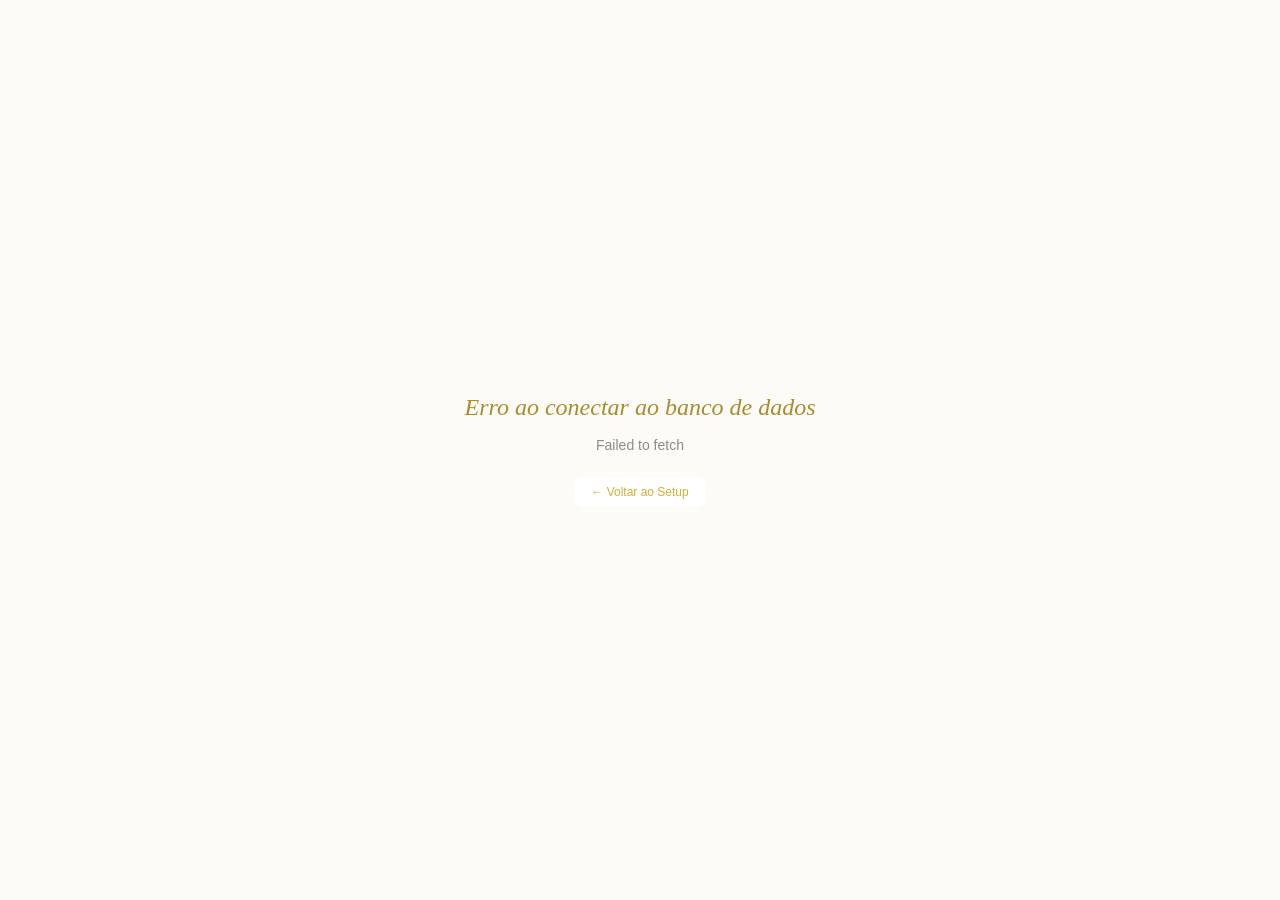
<file: index.html>
<!DOCTYPE html>
<html lang="pt-BR">
<head>
<meta charset="UTF-8">
<meta name="viewport" content="width=device-width, initial-scale=1.0">
<title>Memorial</title>
<link rel="stylesheet" href="style.css">
</head>
<body>

<!-- ══════════════════════════════════════════════
     SETUP SCREEN — aparece apenas na 1ª vez
════════════════════════════════════════════════ -->
<div id="setupScreen">
  <div class="setup-box">
    <div class="setup-logo">✦ Memorial Web ✦</div>
    <h1 class="setup-title">Configure seu <em>Memorial</em></h1>
    <p class="setup-sub">Siga os passos abaixo para conectar o banco de dados gratuito.<br>Feito uma vez só — depois é só usar!</p>

    <div class="setup-step">
      <div class="setup-step-num">1</div>
      <div class="setup-step-content">
        <h4>Crie uma conta gratuita no Supabase</h4>
        <p>Acesse <a href="https://supabase.com" target="_blank">supabase.com</a> → clique em <strong>Start for free</strong> → crie sua conta com Google ou e-mail.</p>
      </div>
    </div>

    <div class="setup-step">
      <div class="setup-step-num">2</div>
      <div class="setup-step-content">
        <h4>Crie um novo projeto</h4>
        <p>Clique em <strong>New Project</strong> → escolha um nome (ex: <code>memorial</code>) → defina uma senha forte → selecione a região <strong>South America (São Paulo)</strong> → clique em <strong>Create new project</strong>.</p>
      </div>
    </div>

    <div class="setup-step">
      <div class="setup-step-num">3</div>
      <div class="setup-step-content">
        <h4>Crie o banco de dados com um clique</h4>
        <p>No menu lateral, acesse <strong>SQL Editor</strong> → clique em <strong>New query</strong> → cole e execute este código:</p>
        <div style="margin-top:12px; display:flex; gap:12px; align-items:center;">
          <button onclick="copySQL()" class="btn-save" style="padding:10px 20px; margin:0;">📋 Copiar SQL</button>
          <button onclick="openSQLModal()" class="btn-cancel" style="padding:10px 20px; margin:0;">👁 Ver SQL</button>
          <span id="sqlCopied" style="font-size:12px;color:var(--sage);display:none;font-weight:500;">✓ Copiado!</span>
        </div>
      </div>
    </div>

    <div class="setup-step">
      <div class="setup-step-num">4</div>
      <div class="setup-step-content">
        <h4>Ative o Storage (para fotos e vídeos)</h4>
        <p>No menu lateral, vá em <strong>Storage</strong> → clique em <strong>New bucket</strong> → nome: <code>memorial-media</code> → marque <strong>Public bucket</strong> → <strong>Save</strong>.</p>
      </div>
    </div>

    <div class="setup-step">
      <div class="setup-step-num">5</div>
      <div class="setup-step-content">
        <h4>Copie suas credenciais</h4>
        <p>Vá em <strong>Project Settings → API</strong> → copie a <strong>Project URL</strong> e a chave <strong>anon public</strong> e cole abaixo.</p>
      </div>
    </div>

    <div class="setup-divider">Suas credenciais</div>

    <div class="form-group">
      <label class="form-label">Project URL</label>
      <input type="text" class="form-input" id="sbUrl" placeholder="https://xxxxxxxxxxx.supabase.co">
    </div>
    <div class="form-group">
      <label class="form-label">Anon Public Key</label>
      <input type="text" class="form-input" id="sbKey" placeholder="eyJhbGciOiJIUzI1NiIsInR5cCI6IkpXVCJ9...">
    </div>

    <div class="setup-divider">Dados do memorial</div>

    <div class="form-group">
      <label class="form-label">Nome da pessoa amada</label>
      <input type="text" class="form-input" id="setupName" placeholder="Nome completo">
    </div>
    <div class="form-group">
      <label class="form-label">Datas (nascimento — falecimento)</label>
      <input type="text" class="form-input" id="setupDates" placeholder="01/01/1950 – 25/12/2024">
    </div>
    <div class="form-group">
      <label class="form-label">Frase especial</label>
      <textarea class="form-textarea" id="setupQuote" placeholder="Uma frase, verso ou pensamento..."></textarea>
    </div>
    <div class="form-group">
      <label class="form-label">Senha de administrador</label>
      <input type="password" class="form-input" id="setupPass" placeholder="Para proteger as edições">
    </div>

    <button class="btn-full" id="setupBtn" onclick="setupMemorial()">✦ Criar Memorial</button>
    <p style="text-align:center;font-size:13px;color:var(--text-soft);margin-top:24px;line-height:1.6">
      Já configurou antes? <a href="#" onclick="skipSetup()" style="color:var(--gold);font-weight:500;">Entrar diretamente →</a>
    </p>
  </div>
</div>

<!-- ══════════════════════════════════════════════
     LOADING
════════════════════════════════════════════════ -->
<div id="loadingScreen" style="display:none">
  <div class="loader-ring"></div>
  <div class="loader-text">Carregando memórias...</div>
</div>

<!-- ══════════════════════════════════════════════
     MEMORIAL (conteúdo principal)
════════════════════════════════════════════════ -->
<div id="memorialApp" style="display:none">

  <!-- Admin Bar -->
  <div id="adminBar">
    <span>✦ Modo Admin</span>
    <div class="admin-actions">
      <button class="btn-save" style="padding:8px 16px; font-size:11px;" onclick="openHeroEdit()">Editar Info</button>
      <button class="btn-cancel" style="padding:8px 16px; font-size:11px;" onclick="logoutAdmin()">Sair</button>
    </div>
  </div>

  <!-- Ambient Music Control -->
  <div class="music-control-wrapper" id="musicControlWrapper" style="display: none;">
    <button class="music-control" id="musicControl" onclick="toggleMusic()">
      <span id="musicIcon">🎵</span>
    </button>
    <div class="music-volume-panel" id="musicVolumePanel">
      <input type="range" id="volumeSlider" class="volume-slider" min="0" max="100" value="50" oninput="setVolume(this.value)">
      <span class="volume-label" id="volumeLabel">50%</span>
    </div>
  </div>
  <audio id="ambientMusic" loop></audio>

  <!-- HERO -->
  <section class="hero">
    <div class="hero-ornament">✦ In Memoriam ✦</div>
    <div class="hero-photo-wrap">
      <div class="hero-photo-ring">
        <img id="heroImg" class="hero-photo" style="display:none" alt="Foto">
        <div id="heroPlaceholder" class="hero-photo-placeholder" onclick="if(isAdmin)document.getElementById('heroFileInput').click()">
          <svg viewBox="0 0 24 24" fill="none" stroke="currentColor" stroke-width="1.5"><path d="M20 21v-2a4 4 0 0 0-4-4H8a4 4 0 0 0-4 4v2"/><circle cx="12" cy="7" r="4"/></svg>
          <span id="heroPlaceholderText">Foto</span>
        </div>
      </div>
      <input type="file" id="heroFileInput" accept="image/*" style="display:none" onchange="uploadHeroPhoto(this)">
    </div>
    <h1 class="hero-name"><em id="heroName">—</em></h1>
    <div class="hero-dates" id="heroDates">—</div>
    <div class="hero-divider"></div>
    <p class="hero-quote" id="heroQuote">—</p>
  </section>

  <!-- BIOGRAPHY SECTION -->
  <section class="section reveal bio-section" id="bioSection" style="display: none;">
    <div class="bio-container">
      <div class="bio-content" id="heroBio"></div>
    </div>
  </section>

  <!-- MEMORIES -->
  <section class="section reveal">
    <div class="section-header">
      <div class="section-label">Galeria</div>
      <h2 class="section-title">Fotos & <em>Vídeos</em></h2>
      <div class="section-line"></div>
    </div>
    <div class="memories-grid" id="memoriesGrid">
      <div class="empty-state" id="memoriesEmpty">
        <svg viewBox="0 0 24 24" fill="none" stroke="currentColor" stroke-width="1.5"><rect x="3" y="3" width="18" height="18" rx="2"/><path d="m21 15-5-5L5 21"/><circle cx="8.5" cy="8.5" r="1.5"/></svg>
        <p>Nenhuma memória ainda.<br>Adicione fotos e vídeos especiais.</p>
      </div>
    </div>
  </section>

  <!-- MESSAGES -->
  <section class="section reveal" style="background:linear-gradient(to bottom,transparent,rgba(252, 244, 217, 0.4),transparent);padding:100px 24px">
    <div class="section-header">
      <div class="section-label">Homenagens</div>
      <h2 class="section-title">Mensagens & <em>Palavras</em></h2>
      <div class="section-line"></div>
    </div>

    <!-- Formulário público de mensagem -->
    <div class="public-msg-form" id="publicMsgForm">
      <div class="public-msg-form-inner">
        <h3 class="public-msg-title">Deixe sua mensagem</h3>
        <p class="public-msg-sub">Palavras de carinho que ficam para sempre</p>
        <div class="public-msg-fields">
          <div class="form-group">
            <label class="form-label">Seu nome</label>
            <input type="text" class="form-input" id="pubMsgAuthor" placeholder="Quem escreve...">
          </div>
          <div class="form-group">
            <label class="form-label">Mensagem</label>
            <textarea class="form-textarea" id="pubMsgText" rows="4" placeholder="Escreva suas palavras, memórias, saudades..."></textarea>
          </div>
        </div>
        <div class="public-msg-actions">
          <button class="btn-send-msg" onclick="sendPublicMessage()">Publicar Mensagem ✶</button>
        </div>
      </div>
    </div>

    <div class="messages-list" id="messagesList">
      <div class="empty-state" id="messagesEmpty">
        <svg viewBox="0 0 24 24" fill="none" stroke="currentColor" stroke-width="1.5"><path d="M21 15a2 2 0 0 1-2 2H7l-4 4V5a2 2 0 0 1 2-2h14a2 2 0 0 1 2 2z"/></svg>
        <p>Nenhuma mensagem ainda.<br>Seja o primeiro a deixar palavras de amor e saudade.</p>
      </div>
    </div>
  </section>

  <!-- AUDIOS -->
  <section class="section reveal">
    <div class="section-header">
      <div class="section-label">Vozes & Sons</div>
      <h2 class="section-title">Áudios & <em>Músicas</em></h2>
      <div class="section-line"></div>
    </div>
    <div class="audio-grid" id="audiosGrid">
      <div class="empty-state" id="audiosEmpty">
        <svg viewBox="0 0 24 24" fill="none" stroke="currentColor" stroke-width="1.5"><path d="M9 18V5l12-2v13"/><circle cx="6" cy="18" r="3"/><circle cx="18" cy="16" r="3"/></svg>
        <p>Nenhum áudio adicionado.<br>Preserve vozes e músicas especiais.</p>
      </div>
    </div>
  </section>

  <footer>
    <div class="footer-name" id="footerName">—</div>
    <div class="footer-sub">Guardado com amor, para sempre.</div>
  </footer>

  <!-- FAB (só para admin) -->
  <div id="fabArea" style="display:none">
    <div class="fab-menu" id="fabMenu">
      <div class="fab-item" onclick="openModal('photoModal')">
        <span class="fab-label">Adicionar Foto</span>
        <button class="fab-btn"><svg viewBox="0 0 24 24" fill="none" stroke="currentColor" stroke-width="2"><rect x="3" y="3" width="18" height="18" rx="2"/><path d="m21 15-5-5L5 21"/><circle cx="8.5" cy="8.5" r="1.5"/></svg></button>
      </div>
      <div class="fab-item" onclick="openModal('videoModal')">
        <span class="fab-label">Adicionar Vídeo</span>
        <button class="fab-btn"><svg viewBox="0 0 24 24" fill="none" stroke="currentColor" stroke-width="2"><polygon points="23 7 16 12 23 17 23 7"/><rect x="1" y="5" width="15" height="14" rx="2"/></svg></button>
      </div>
      <div class="fab-item" onclick="openModal('msgModal')">
        <span class="fab-label">Escrever Mensagem</span>
        <button class="fab-btn"><svg viewBox="0 0 24 24" fill="none" stroke="currentColor" stroke-width="2"><path d="M21 15a2 2 0 0 1-2 2H7l-4 4V5a2 2 0 0 1 2-2h14a2 2 0 0 1 2 2z"/></svg></button>
      </div>
      <div class="fab-item" onclick="openModal('audioModal')">
        <span class="fab-label">Adicionar Áudio</span>
        <button class="fab-btn"><svg viewBox="0 0 24 24" fill="none" stroke="currentColor" stroke-width="2"><path d="M9 18V5l12-2v13"/><circle cx="6" cy="18" r="3"/><circle cx="18" cy="16" r="3"/></svg></button>
      </div>
    </div>
    <button class="fab" onclick="toggleFab()">
      <svg viewBox="0 0 24 24" fill="none" stroke="currentColor" stroke-width="2" id="fabIcon">
        <line x1="12" y1="5" x2="12" y2="19"/><line x1="5" y1="12" x2="19" y2="12"/>
      </svg>
    </button>
  </div>

  <!-- Admin login toggle (canto inferior esq) -->
  <button class="admin-toggle" id="adminToggleBtn" onclick="openModal('loginModal')" title="Admin">
    <svg viewBox="0 0 24 24" fill="none" stroke="currentColor" stroke-width="1.5"><circle cx="12" cy="8" r="4"/><path d="M6 20v-2a4 4 0 0 1 8 0v2"/><path d="M18 14l2 2 4-4"/></svg>
  </button>

  <!-- Upload Status -->
  <div class="upload-status" id="uploadStatus"></div>

</div><!-- /memorialApp -->

<!-- ══════════════════════════════════════════════
     MODALS
════════════════════════════════════════════════ -->

<!-- Login Admin -->
<div class="modal-overlay" id="loginModal">
  <div class="modal">
    <div class="modal-title">Área do Admin</div>
    <div class="modal-sub">Acesso restrito</div>
    <div class="form-group">
      <label class="form-label">Senha</label>
      <input type="password" class="form-input" id="loginPass" placeholder="Sua senha de admin" onkeydown="if(event.key==='Enter')loginAdmin()">
    </div>
    <div class="modal-actions">
      <button class="btn-cancel" onclick="closeModal('loginModal')">Cancelar</button>
      <button class="btn-save" onclick="loginAdmin()">Entrar</button>
    </div>
  </div>
</div>

<!-- Photo -->
<div class="modal-overlay" id="photoModal">
  <div class="modal">
    <div class="modal-title">Adicionar Foto</div>
    <div class="modal-sub">Imagem de uma memória especial</div>
    <div class="form-group">
      <div class="file-drop">
        <input type="file" accept="image/*" id="photoFile" onchange="previewFile(this,'photoPreview')">
        <div class="file-drop-icon">🖼️</div>
        <div class="file-drop-text"><strong>Clique para escolher</strong> uma imagem</div>
        <div class="file-preview" id="photoPreview"></div>
      </div>
    </div>
    <div class="form-group">
      <label class="form-label">Legenda</label>
      <input type="text" class="form-input" id="photoCaption" placeholder="Uma memória especial...">
    </div>
    <div class="form-group">
      <label class="form-label">Data</label>
      <input type="date" class="form-input" id="photoDate">
    </div>
    <div class="progress-wrap" id="photoProgress">
      <div class="progress-bar"><div class="progress-fill" id="photoProgressFill"></div></div>
      <div class="progress-text" id="photoProgressText">Enviando...</div>
    </div>
    <div class="modal-actions">
      <button class="btn-cancel" onclick="closeModal('photoModal')">Cancelar</button>
      <button class="btn-save" id="photoBtnSave" onclick="addPhoto()">Adicionar Foto</button>
    </div>
  </div>
</div>

<!-- Video -->
<div class="modal-overlay" id="videoModal">
  <div class="modal">
    <div class="modal-title">Adicionar Vídeo</div>
    <div class="modal-sub">Um momento em movimento</div>
    <div class="form-group">
      <div class="file-drop">
        <input type="file" accept="video/*" id="videoFile" onchange="previewFile(this,'videoPreview')">
        <div class="file-drop-icon">🎬</div>
        <div class="file-drop-text"><strong>Clique para escolher</strong> um vídeo</div>
        <div class="file-preview" id="videoPreview"></div>
      </div>
    </div>
    <div class="form-group">
      <label class="form-label">Legenda</label>
      <input type="text" class="form-input" id="videoCaption" placeholder="Uma lembrança...">
    </div>
    <div class="form-group">
      <label class="form-label">Data</label>
      <input type="date" class="form-input" id="videoDate">
    </div>
    <div class="progress-wrap" id="videoProgress">
      <div class="progress-bar"><div class="progress-fill" id="videoProgressFill"></div></div>
      <div class="progress-text" id="videoProgressText">Enviando...</div>
    </div>
    <div class="modal-actions">
      <button class="btn-cancel" onclick="closeModal('videoModal')">Cancelar</button>
      <button class="btn-save" id="videoBtnSave" onclick="addVideo()">Adicionar Vídeo</button>
    </div>
  </div>
</div>

<!-- Message -->
<div class="modal-overlay" id="msgModal">
  <div class="modal">
    <div class="modal-title">Deixar Mensagem</div>
    <div class="modal-sub">Palavras que ficam para sempre</div>
    <div class="form-group">
      <label class="form-label">Seu nome</label>
      <input type="text" class="form-input" id="msgAuthor" placeholder="Quem escreve...">
    </div>
    <div class="form-group">
      <label class="form-label">Mensagem</label>
      <textarea class="form-textarea" id="msgText" placeholder="Escreva suas palavras, memórias, saudades..."></textarea>
    </div>
    <div class="form-group">
      <label class="form-label">Data</label>
      <input type="date" class="form-input" id="msgDate">
    </div>
    <div class="modal-actions">
      <button class="btn-cancel" onclick="closeModal('msgModal')">Cancelar</button>
      <button class="btn-save" onclick="addMessage()">Publicar Mensagem</button>
    </div>
  </div>
</div>

<!-- Audio -->
<div class="modal-overlay" id="audioModal">
  <div class="modal">
    <div class="modal-title">Adicionar Áudio</div>
    <div class="modal-sub">Uma voz, uma música especial</div>
    <div class="form-group">
      <div class="file-drop">
        <input type="file" accept="audio/*" id="audioFile" onchange="previewFile(this,'audioPreview')">
        <div class="file-drop-icon">🎵</div>
        <div class="file-drop-text"><strong>Clique para escolher</strong> (mp3, wav, m4a...)</div>
        <div class="file-preview" id="audioPreview"></div>
      </div>
    </div>
    <div class="form-group">
      <label class="form-label">Título</label>
      <input type="text" class="form-input" id="audioTitle" placeholder="Nome da música ou áudio...">
    </div>
    <div class="form-group">
      <label class="form-label">Descrição</label>
      <input type="text" class="form-input" id="audioDesc" placeholder="Contexto ou quem fala...">
    </div>
    <div class="progress-wrap" id="audioProgress">
      <div class="progress-bar"><div class="progress-fill" id="audioProgressFill"></div></div>
      <div class="progress-text" id="audioProgressText">Enviando...</div>
    </div>
    <div class="modal-actions">
      <button class="btn-cancel" onclick="closeModal('audioModal')">Cancelar</button>
      <button class="btn-save" id="audioBtnSave" onclick="addAudio()">Adicionar Áudio</button>
    </div>
  </div>
</div>

<!-- Hero Edit -->
<div class="modal-overlay" id="heroEditModal">
  <div class="modal">
    <div class="modal-title">Editar Memorial</div>
    <div class="modal-sub">Informações principais</div>
    <div class="form-group">
      <label class="form-label">Nome completo</label>
      <input type="text" class="form-input" id="editName">
    </div>
    <div class="form-group">
      <label class="form-label">Datas</label>
      <input type="text" class="form-input" id="editDates" placeholder="01/01/1950 – 25/12/2024">
    </div>
    <div class="form-group">
      <label class="form-label">Frase especial</label>
      <textarea class="form-textarea" id="editQuote"></textarea>
    </div>
    <div class="form-group">
      <label class="form-label">Biografia</label>
      <textarea class="form-textarea" id="editBio" placeholder="Uma breve história de vida..." style="min-height: 100px; resize: vertical;"></textarea>
    </div>
    <div class="form-group">
      <label class="form-label">Foto principal</label>
      <div class="file-drop">
        <input type="file" accept="image/*" id="editHeroFile" onchange="previewFile(this,'editHeroPreview')">
        <div class="file-drop-icon">🖼️</div>
        <div class="file-drop-text"><strong>Clique para trocar</strong> a foto principal</div>
        <div class="file-preview" id="editHeroPreview"></div>
      </div>
    </div>
    <div class="form-group">
      <label class="form-label">Música Ambiente (Opcional)</label>
      <div class="file-drop">
        <input type="file" accept="audio/*" id="editMusicFile" onchange="previewAudioFile(this,'editMusicPreview')">
        <div class="file-drop-icon">🎵</div>
        <div class="file-drop-text"><strong>Clique para escolher</strong> uma música de fundo</div>
        <div class="file-preview" id="editMusicPreview" style="color: var(--gold); font-size: 14px; margin-top: 8px;"></div>
      </div>
      <div style="margin-top: 10px; text-align: right;">
        <button class="btn-cancel" style="padding: 6px 12px; font-size: 12px;" onclick="removeMusic()">Remover Música Atual</button>
      </div>
    </div>
    <div class="modal-actions">
      <button class="btn-cancel" onclick="closeModal('heroEditModal')">Cancelar</button>
      <button class="btn-save" onclick="saveHeroInfo()">Salvar</button>
    </div>
  </div>
</div>

<!-- Lightbox -->
<div class="lightbox-overlay" id="lightboxModal" onclick="closeLightbox(event)">
  <button class="lightbox-close" onclick="closeLightbox(event)">×</button>
  <div class="lightbox-content" id="lightboxContent"></div>
  <div class="lightbox-caption" id="lightboxCaption"></div>
</div>

<!-- SQL Fallback Modal -->
<div class="modal-overlay" id="sqlModal">
  <div class="modal" style="max-width:640px">
    <div class="modal-title">Código SQL</div>
    <div class="modal-sub">Selecione tudo e copie (Ctrl+A → Ctrl+C)</div>
    <textarea id="sqlTextarea" readonly style="width:100%;height:260px;font-family:monospace;font-size:12px;background:var(--cream);color:var(--deep-gold);border:1px solid rgba(212, 175, 55, 0.3);border-radius:12px;padding:16px;resize:none;outline:none;line-height:1.6"></textarea>
    <div class="modal-actions" style="margin-top:24px">
      <button class="btn-cancel" onclick="closeModal('sqlModal')">Fechar</button>
      <button class="btn-save" onclick="selectAllSQL()">Selecionar Tudo</button>
    </div>
  </div>
</div>

<script src="app.js"></script>
</body>
</html>
</file>
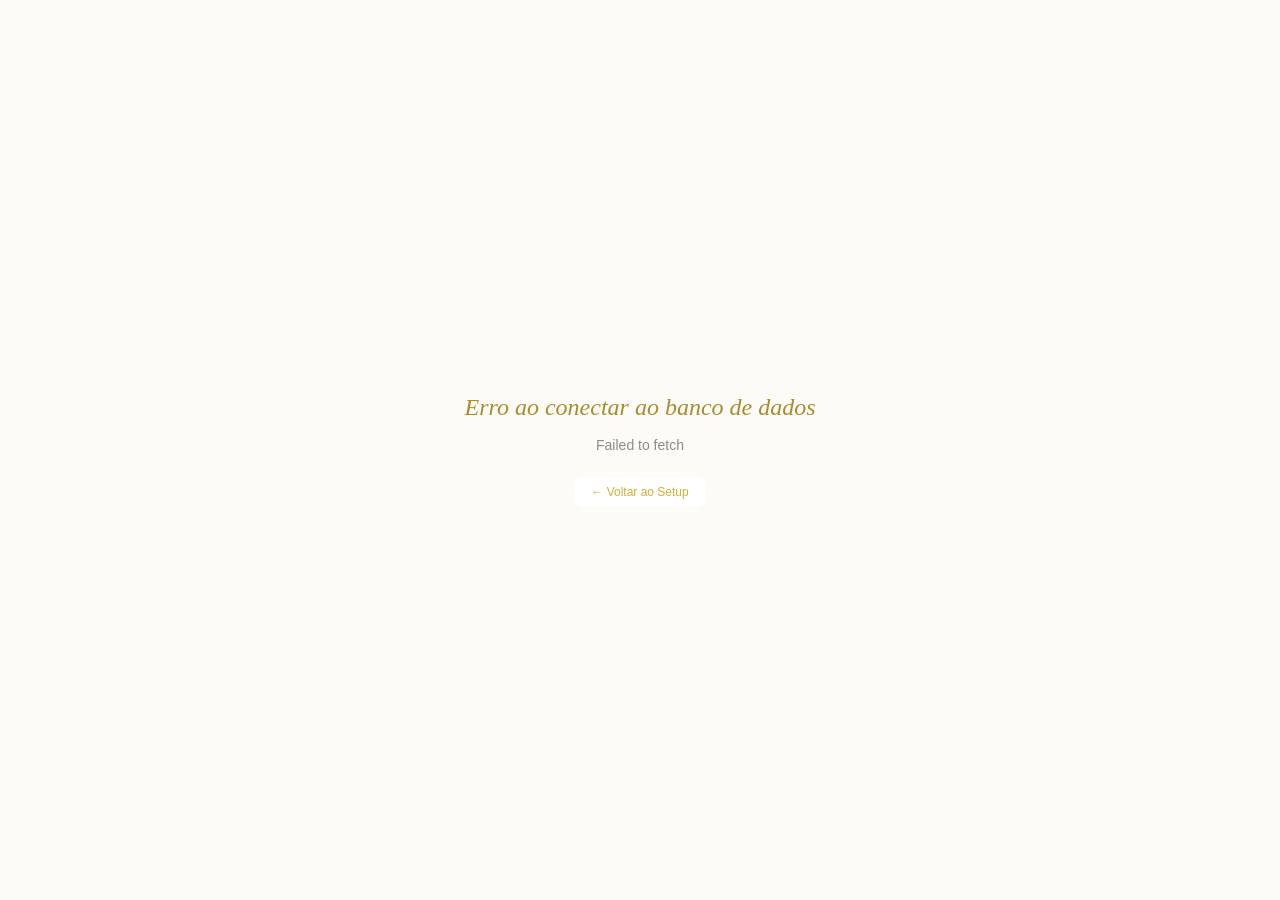
<file: index (1).html>
<!DOCTYPE html>
<html lang="pt-BR">
<head>
<meta charset="UTF-8">
<meta name="viewport" content="width=device-width, initial-scale=1.0">
<title>Memorial</title>
<link rel="stylesheet" href="style.css">
</head>
<body>

<!-- ══════════════════════════════════════════════
     SETUP SCREEN — aparece apenas na 1ª vez
════════════════════════════════════════════════ -->
<div id="setupScreen">
  <div class="setup-box">
    <div class="setup-logo">✦ Memorial Web ✦</div>
    <h1 class="setup-title">Configure seu <em>Memorial</em></h1>
    <p class="setup-sub">Siga os passos abaixo para conectar o banco de dados gratuito.<br>Feito uma vez só — depois é só usar!</p>

    <div class="setup-step">
      <div class="setup-step-num">1</div>
      <div class="setup-step-content">
        <h4>Crie uma conta gratuita no Supabase</h4>
        <p>Acesse <a href="https://supabase.com" target="_blank">supabase.com</a> → clique em <strong>Start for free</strong> → crie sua conta com Google ou e-mail.</p>
      </div>
    </div>

    <div class="setup-step">
      <div class="setup-step-num">2</div>
      <div class="setup-step-content">
        <h4>Crie um novo projeto</h4>
        <p>Clique em <strong>New Project</strong> → escolha um nome (ex: <code>memorial</code>) → defina uma senha forte → selecione a região <strong>South America (São Paulo)</strong> → clique em <strong>Create new project</strong>.</p>
      </div>
    </div>

    <div class="setup-step">
      <div class="setup-step-num">3</div>
      <div class="setup-step-content">
        <h4>Crie o banco de dados com um clique</h4>
        <p>No menu lateral, acesse <strong>SQL Editor</strong> → clique em <strong>New query</strong> → cole e execute este código:</p>
        <div style="margin-top:12px; display:flex; gap:12px; align-items:center;">
          <button onclick="copySQL()" class="btn-save" style="padding:10px 20px; margin:0;">📋 Copiar SQL</button>
          <button onclick="openSQLModal()" class="btn-cancel" style="padding:10px 20px; margin:0;">👁 Ver SQL</button>
          <span id="sqlCopied" style="font-size:12px;color:var(--sage);display:none;font-weight:500;">✓ Copiado!</span>
        </div>
      </div>
    </div>

    <div class="setup-step">
      <div class="setup-step-num">4</div>
      <div class="setup-step-content">
        <h4>Ative o Storage (para fotos e vídeos)</h4>
        <p>No menu lateral, vá em <strong>Storage</strong> → clique em <strong>New bucket</strong> → nome: <code>memorial-media</code> → marque <strong>Public bucket</strong> → <strong>Save</strong>.</p>
      </div>
    </div>

    <div class="setup-step">
      <div class="setup-step-num">5</div>
      <div class="setup-step-content">
        <h4>Copie suas credenciais</h4>
        <p>Vá em <strong>Project Settings → API</strong> → copie a <strong>Project URL</strong> e a chave <strong>anon public</strong> e cole abaixo.</p>
      </div>
    </div>

    <div class="setup-divider">Suas credenciais</div>

    <div class="form-group">
      <label class="form-label">Project URL</label>
      <input type="text" class="form-input" id="sbUrl" placeholder="https://xxxxxxxxxxx.supabase.co">
    </div>
    <div class="form-group">
      <label class="form-label">Anon Public Key</label>
      <input type="text" class="form-input" id="sbKey" placeholder="eyJhbGciOiJIUzI1NiIsInR5cCI6IkpXVCJ9...">
    </div>

    <div class="setup-divider">Dados do memorial</div>

    <div class="form-group">
      <label class="form-label">Nome da pessoa amada</label>
      <input type="text" class="form-input" id="setupName" placeholder="Nome completo">
    </div>
    <div class="form-group">
      <label class="form-label">Datas (nascimento — falecimento)</label>
      <input type="text" class="form-input" id="setupDates" placeholder="01/01/1950 – 25/12/2024">
    </div>
    <div class="form-group">
      <label class="form-label">Frase especial</label>
      <textarea class="form-textarea" id="setupQuote" placeholder="Uma frase, verso ou pensamento..."></textarea>
    </div>
    <div class="form-group">
      <label class="form-label">Senha de administrador</label>
      <input type="password" class="form-input" id="setupPass" placeholder="Para proteger as edições">
    </div>

    <button class="btn-full" id="setupBtn" onclick="setupMemorial()">✦ Criar Memorial</button>
    <p style="text-align:center;font-size:13px;color:var(--text-soft);margin-top:24px;line-height:1.6">
      Já configurou antes? <a href="#" onclick="skipSetup()" style="color:var(--gold);font-weight:500;">Entrar diretamente →</a>
    </p>
  </div>
</div>

<!-- ══════════════════════════════════════════════
     LOADING
════════════════════════════════════════════════ -->
<div id="loadingScreen" style="display:none">
  <div class="loader-ring"></div>
  <div class="loader-text">Carregando memórias...</div>
</div>

<!-- ══════════════════════════════════════════════
     MEMORIAL (conteúdo principal)
════════════════════════════════════════════════ -->
<div id="memorialApp" style="display:none">

  <!-- Admin Bar -->
  <div id="adminBar">
    <span>✦ Modo Admin</span>
    <div class="admin-actions">
      <button class="btn-save" style="padding:8px 16px; font-size:11px;" onclick="openHeroEdit()">Editar Info</button>
      <button class="btn-cancel" style="padding:8px 16px; font-size:11px;" onclick="logoutAdmin()">Sair</button>
    </div>
  </div>

  <!-- HERO -->
  <section class="hero">
    <div class="hero-ornament">✦ In Memoriam ✦</div>
    <div class="hero-photo-wrap">
      <div class="hero-photo-ring">
        <img id="heroImg" class="hero-photo" style="display:none" alt="Foto">
        <div id="heroPlaceholder" class="hero-photo-placeholder" onclick="if(isAdmin)document.getElementById('heroFileInput').click()">
          <svg viewBox="0 0 24 24" fill="none" stroke="currentColor" stroke-width="1.5"><path d="M20 21v-2a4 4 0 0 0-4-4H8a4 4 0 0 0-4 4v2"/><circle cx="12" cy="7" r="4"/></svg>
          <span id="heroPlaceholderText">Foto</span>
        </div>
      </div>
      <input type="file" id="heroFileInput" accept="image/*" style="display:none" onchange="uploadHeroPhoto(this)">
    </div>
    <h1 class="hero-name"><em id="heroName">—</em></h1>
    <div class="hero-dates" id="heroDates">—</div>
    <div class="hero-divider"></div>
    <p class="hero-quote" id="heroQuote">—</p>
  </section>

  <!-- MEMORIES -->
  <section class="section reveal">
    <div class="section-header">
      <div class="section-label">Galeria</div>
      <h2 class="section-title">Fotos & <em>Vídeos</em></h2>
      <div class="section-line"></div>
    </div>
    <div class="memories-grid" id="memoriesGrid">
      <div class="empty-state" id="memoriesEmpty">
        <svg viewBox="0 0 24 24" fill="none" stroke="currentColor" stroke-width="1.5"><rect x="3" y="3" width="18" height="18" rx="2"/><path d="m21 15-5-5L5 21"/><circle cx="8.5" cy="8.5" r="1.5"/></svg>
        <p>Nenhuma memória ainda.<br>Adicione fotos e vídeos especiais.</p>
      </div>
    </div>
  </section>

  <!-- MESSAGES -->
  <section class="section reveal" style="background:linear-gradient(to bottom,transparent,rgba(252, 244, 217, 0.4),transparent);padding:100px 24px">
    <div class="section-header">
      <div class="section-label">Homenagens</div>
      <h2 class="section-title">Mensagens & <em>Palavras</em></h2>
      <div class="section-line"></div>
    </div>
    <div class="messages-list" id="messagesList">
      <div class="empty-state" id="messagesEmpty">
        <svg viewBox="0 0 24 24" fill="none" stroke="currentColor" stroke-width="1.5"><path d="M21 15a2 2 0 0 1-2 2H7l-4 4V5a2 2 0 0 1 2-2h14a2 2 0 0 1 2 2z"/></svg>
        <p>Nenhuma mensagem ainda.<br>Deixe palavras de amor e saudade.</p>
      </div>
    </div>
  </section>

  <!-- AUDIOS -->
  <section class="section reveal">
    <div class="section-header">
      <div class="section-label">Vozes & Sons</div>
      <h2 class="section-title">Áudios & <em>Músicas</em></h2>
      <div class="section-line"></div>
    </div>
    <div class="audio-grid" id="audiosGrid">
      <div class="empty-state" id="audiosEmpty">
        <svg viewBox="0 0 24 24" fill="none" stroke="currentColor" stroke-width="1.5"><path d="M9 18V5l12-2v13"/><circle cx="6" cy="18" r="3"/><circle cx="18" cy="16" r="3"/></svg>
        <p>Nenhum áudio adicionado.<br>Preserve vozes e músicas especiais.</p>
      </div>
    </div>
  </section>

  <footer>
    <div class="footer-name" id="footerName">—</div>
    <div class="footer-sub">Guardado com amor, para sempre.</div>
  </footer>

  <!-- FAB (só para admin) -->
  <div id="fabArea" style="display:none">
    <div class="fab-menu" id="fabMenu">
      <div class="fab-item" onclick="openModal('photoModal')">
        <span class="fab-label">Adicionar Foto</span>
        <button class="fab-btn"><svg viewBox="0 0 24 24" fill="none" stroke="currentColor" stroke-width="2"><rect x="3" y="3" width="18" height="18" rx="2"/><path d="m21 15-5-5L5 21"/><circle cx="8.5" cy="8.5" r="1.5"/></svg></button>
      </div>
      <div class="fab-item" onclick="openModal('videoModal')">
        <span class="fab-label">Adicionar Vídeo</span>
        <button class="fab-btn"><svg viewBox="0 0 24 24" fill="none" stroke="currentColor" stroke-width="2"><polygon points="23 7 16 12 23 17 23 7"/><rect x="1" y="5" width="15" height="14" rx="2"/></svg></button>
      </div>
      <div class="fab-item" onclick="openModal('msgModal')">
        <span class="fab-label">Escrever Mensagem</span>
        <button class="fab-btn"><svg viewBox="0 0 24 24" fill="none" stroke="currentColor" stroke-width="2"><path d="M21 15a2 2 0 0 1-2 2H7l-4 4V5a2 2 0 0 1 2-2h14a2 2 0 0 1 2 2z"/></svg></button>
      </div>
      <div class="fab-item" onclick="openModal('audioModal')">
        <span class="fab-label">Adicionar Áudio</span>
        <button class="fab-btn"><svg viewBox="0 0 24 24" fill="none" stroke="currentColor" stroke-width="2"><path d="M9 18V5l12-2v13"/><circle cx="6" cy="18" r="3"/><circle cx="18" cy="16" r="3"/></svg></button>
      </div>
    </div>
    <button class="fab" onclick="toggleFab()">
      <svg viewBox="0 0 24 24" fill="none" stroke="currentColor" stroke-width="2" id="fabIcon">
        <line x1="12" y1="5" x2="12" y2="19"/><line x1="5" y1="12" x2="19" y2="12"/>
      </svg>
    </button>
  </div>

  <!-- Admin login toggle (canto inferior esq) -->
  <button class="admin-toggle" id="adminToggleBtn" onclick="openModal('loginModal')" title="Admin">
    <svg viewBox="0 0 24 24" fill="none" stroke="currentColor" stroke-width="1.5"><circle cx="12" cy="8" r="4"/><path d="M6 20v-2a4 4 0 0 1 8 0v2"/><path d="M18 14l2 2 4-4"/></svg>
  </button>

  <!-- Upload Status -->
  <div class="upload-status" id="uploadStatus"></div>

</div><!-- /memorialApp -->

<!-- ══════════════════════════════════════════════
     MODALS
════════════════════════════════════════════════ -->

<!-- Login Admin -->
<div class="modal-overlay" id="loginModal">
  <div class="modal">
    <div class="modal-title">Área do Admin</div>
    <div class="modal-sub">Acesso restrito</div>
    <div class="form-group">
      <label class="form-label">Senha</label>
      <input type="password" class="form-input" id="loginPass" placeholder="Sua senha de admin" onkeydown="if(event.key==='Enter')loginAdmin()">
    </div>
    <div class="modal-actions">
      <button class="btn-cancel" onclick="closeModal('loginModal')">Cancelar</button>
      <button class="btn-save" onclick="loginAdmin()">Entrar</button>
    </div>
  </div>
</div>

<!-- Photo -->
<div class="modal-overlay" id="photoModal">
  <div class="modal">
    <div class="modal-title">Adicionar Foto</div>
    <div class="modal-sub">Imagem de uma memória especial</div>
    <div class="form-group">
      <div class="file-drop">
        <input type="file" accept="image/*" id="photoFile" onchange="previewFile(this,'photoPreview')">
        <div class="file-drop-icon">🖼️</div>
        <div class="file-drop-text"><strong>Clique para escolher</strong> uma imagem</div>
        <div class="file-preview" id="photoPreview"></div>
      </div>
    </div>
    <div class="form-group">
      <label class="form-label">Legenda</label>
      <input type="text" class="form-input" id="photoCaption" placeholder="Uma memória especial...">
    </div>
    <div class="form-group">
      <label class="form-label">Data</label>
      <input type="date" class="form-input" id="photoDate">
    </div>
    <div class="progress-wrap" id="photoProgress">
      <div class="progress-bar"><div class="progress-fill" id="photoProgressFill"></div></div>
      <div class="progress-text" id="photoProgressText">Enviando...</div>
    </div>
    <div class="modal-actions">
      <button class="btn-cancel" onclick="closeModal('photoModal')">Cancelar</button>
      <button class="btn-save" id="photoBtnSave" onclick="addPhoto()">Adicionar Foto</button>
    </div>
  </div>
</div>

<!-- Video -->
<div class="modal-overlay" id="videoModal">
  <div class="modal">
    <div class="modal-title">Adicionar Vídeo</div>
    <div class="modal-sub">Um momento em movimento</div>
    <div class="form-group">
      <div class="file-drop">
        <input type="file" accept="video/*" id="videoFile" onchange="previewFile(this,'videoPreview')">
        <div class="file-drop-icon">🎬</div>
        <div class="file-drop-text"><strong>Clique para escolher</strong> um vídeo</div>
        <div class="file-preview" id="videoPreview"></div>
      </div>
    </div>
    <div class="form-group">
      <label class="form-label">Legenda</label>
      <input type="text" class="form-input" id="videoCaption" placeholder="Uma lembrança...">
    </div>
    <div class="form-group">
      <label class="form-label">Data</label>
      <input type="date" class="form-input" id="videoDate">
    </div>
    <div class="progress-wrap" id="videoProgress">
      <div class="progress-bar"><div class="progress-fill" id="videoProgressFill"></div></div>
      <div class="progress-text" id="videoProgressText">Enviando...</div>
    </div>
    <div class="modal-actions">
      <button class="btn-cancel" onclick="closeModal('videoModal')">Cancelar</button>
      <button class="btn-save" id="videoBtnSave" onclick="addVideo()">Adicionar Vídeo</button>
    </div>
  </div>
</div>

<!-- Message -->
<div class="modal-overlay" id="msgModal">
  <div class="modal">
    <div class="modal-title">Deixar Mensagem</div>
    <div class="modal-sub">Palavras que ficam para sempre</div>
    <div class="form-group">
      <label class="form-label">Seu nome</label>
      <input type="text" class="form-input" id="msgAuthor" placeholder="Quem escreve...">
    </div>
    <div class="form-group">
      <label class="form-label">Mensagem</label>
      <textarea class="form-textarea" id="msgText" placeholder="Escreva suas palavras, memórias, saudades..."></textarea>
    </div>
    <div class="form-group">
      <label class="form-label">Data</label>
      <input type="date" class="form-input" id="msgDate">
    </div>
    <div class="modal-actions">
      <button class="btn-cancel" onclick="closeModal('msgModal')">Cancelar</button>
      <button class="btn-save" onclick="addMessage()">Publicar Mensagem</button>
    </div>
  </div>
</div>

<!-- Audio -->
<div class="modal-overlay" id="audioModal">
  <div class="modal">
    <div class="modal-title">Adicionar Áudio</div>
    <div class="modal-sub">Uma voz, uma música especial</div>
    <div class="form-group">
      <div class="file-drop">
        <input type="file" accept="audio/*" id="audioFile" onchange="previewFile(this,'audioPreview')">
        <div class="file-drop-icon">🎵</div>
        <div class="file-drop-text"><strong>Clique para escolher</strong> (mp3, wav, m4a...)</div>
        <div class="file-preview" id="audioPreview"></div>
      </div>
    </div>
    <div class="form-group">
      <label class="form-label">Título</label>
      <input type="text" class="form-input" id="audioTitle" placeholder="Nome da música ou áudio...">
    </div>
    <div class="form-group">
      <label class="form-label">Descrição</label>
      <input type="text" class="form-input" id="audioDesc" placeholder="Contexto ou quem fala...">
    </div>
    <div class="progress-wrap" id="audioProgress">
      <div class="progress-bar"><div class="progress-fill" id="audioProgressFill"></div></div>
      <div class="progress-text" id="audioProgressText">Enviando...</div>
    </div>
    <div class="modal-actions">
      <button class="btn-cancel" onclick="closeModal('audioModal')">Cancelar</button>
      <button class="btn-save" id="audioBtnSave" onclick="addAudio()">Adicionar Áudio</button>
    </div>
  </div>
</div>

<!-- Hero Edit -->
<div class="modal-overlay" id="heroEditModal">
  <div class="modal">
    <div class="modal-title">Editar Memorial</div>
    <div class="modal-sub">Informações principais</div>
    <div class="form-group">
      <label class="form-label">Nome completo</label>
      <input type="text" class="form-input" id="editName">
    </div>
    <div class="form-group">
      <label class="form-label">Datas</label>
      <input type="text" class="form-input" id="editDates" placeholder="01/01/1950 – 25/12/2024">
    </div>
    <div class="form-group">
      <label class="form-label">Frase especial</label>
      <textarea class="form-textarea" id="editQuote"></textarea>
    </div>
    <div class="form-group">
      <label class="form-label">Foto principal</label>
      <div class="file-drop">
        <input type="file" accept="image/*" id="editHeroFile" onchange="previewFile(this,'editHeroPreview')">
        <div class="file-drop-icon">🖼️</div>
        <div class="file-drop-text"><strong>Clique para trocar</strong> a foto principal</div>
        <div class="file-preview" id="editHeroPreview"></div>
      </div>
    </div>
    <div class="modal-actions">
      <button class="btn-cancel" onclick="closeModal('heroEditModal')">Cancelar</button>
      <button class="btn-save" onclick="saveHeroInfo()">Salvar</button>
    </div>
  </div>
</div>

<!-- SQL Fallback Modal -->
<div class="modal-overlay" id="sqlModal">
  <div class="modal" style="max-width:640px">
    <div class="modal-title">Código SQL</div>
    <div class="modal-sub">Selecione tudo e copie (Ctrl+A → Ctrl+C)</div>
    <textarea id="sqlTextarea" readonly style="width:100%;height:260px;font-family:monospace;font-size:12px;background:var(--cream);color:var(--deep-gold);border:1px solid rgba(212, 175, 55, 0.3);border-radius:12px;padding:16px;resize:none;outline:none;line-height:1.6"></textarea>
    <div class="modal-actions" style="margin-top:24px">
      <button class="btn-cancel" onclick="closeModal('sqlModal')">Fechar</button>
      <button class="btn-save" onclick="selectAllSQL()">Selecionar Tudo</button>
    </div>
  </div>
</div>

<script src="app.js"></script>
</body>
</html>
</file>
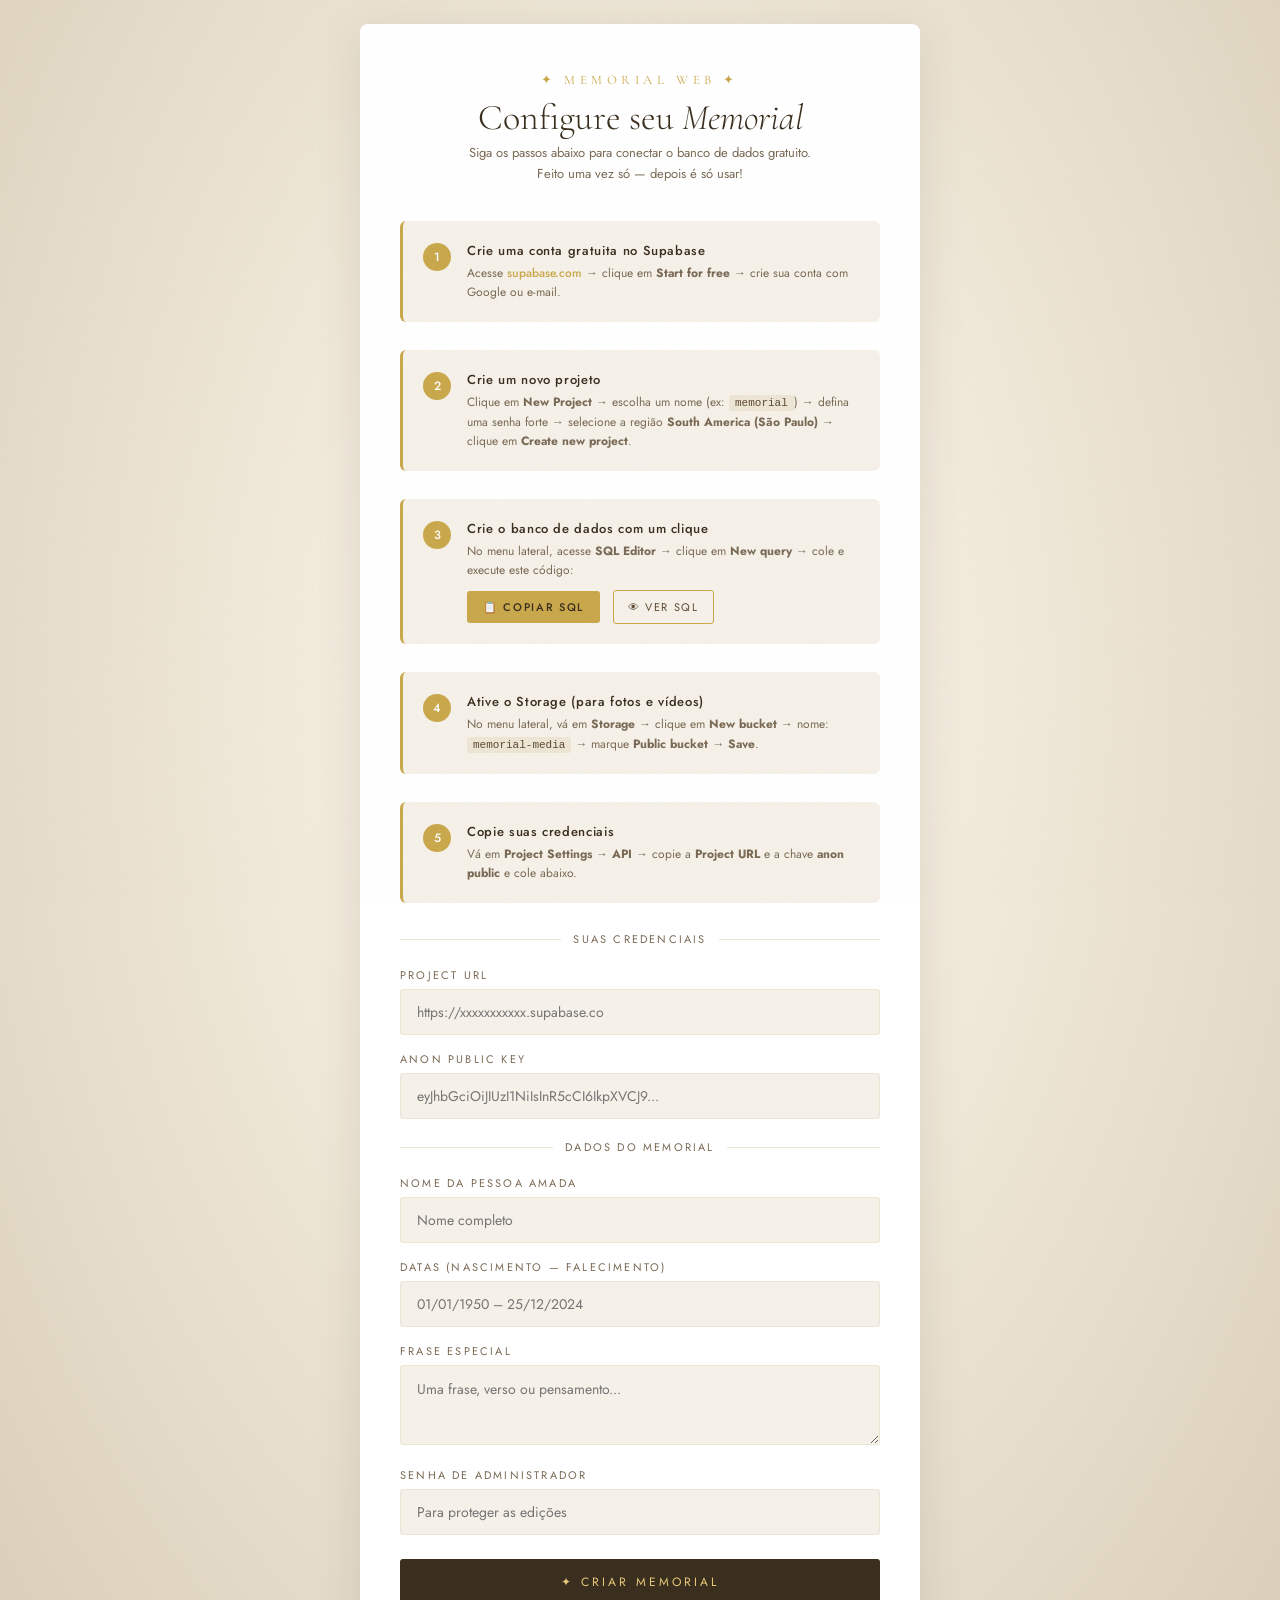
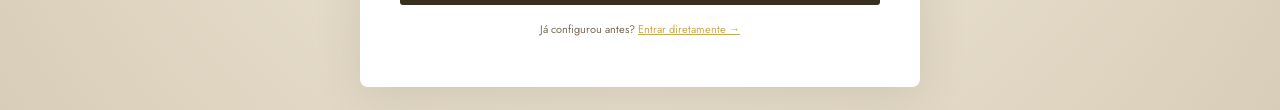
<file: memorial-online.html>
<!DOCTYPE html>
<html lang="pt-BR">
<head>
<meta charset="UTF-8">
<meta name="viewport" content="width=device-width, initial-scale=1.0">
<title>Memorial</title>
<style>
@import url('https://fonts.googleapis.com/css2?family=Cormorant+Garamond:ital,wght@0,300;0,400;0,500;1,300;1,400&family=Jost:wght@300;400;500&display=swap');

:root {
  --cream: #f5f0e8;
  --parchment: #ede5d4;
  --warm-brown: #5c4a32;
  --deep-brown: #3a2e1e;
  --gold: #c9a84c;
  --gold-light: #e8c97a;
  --text: #2e2416;
  --text-soft: #7a6a55;
  --shadow: rgba(58,46,30,0.12);
  --sage: #8a9e8c;
}

*,*::before,*::after{box-sizing:border-box;margin:0;padding:0}

body {
  font-family: 'Jost', sans-serif;
  background: var(--cream);
  color: var(--text);
  min-height: 100vh;
  overflow-x: hidden;
}

body::before {
  content:'';position:fixed;inset:0;
  background-image:url("data:image/svg+xml,%3Csvg viewBox='0 0 256 256' xmlns='http://www.w3.org/2000/svg'%3E%3Cfilter id='n'%3E%3CfeTurbulence type='fractalNoise' baseFrequency='0.9' numOctaves='4' stitchTiles='stitch'/%3E%3C/filter%3E%3Crect width='100%25' height='100%25' filter='url(%23n)' opacity='0.04'/%3E%3C/svg%3E");
  pointer-events:none;z-index:9999;opacity:.35;
}

/* ── SETUP SCREEN ── */
#setupScreen {
  min-height:100vh;display:flex;align-items:center;justify-content:center;
  background:radial-gradient(ellipse at 50% 40%, #fff8f0 0%, var(--parchment) 50%, #d8cdb8 100%);
  padding:24px;
}
.setup-box {
  background:white;border-radius:8px;padding:48px 40px;max-width:560px;width:100%;
  box-shadow:0 8px 48px var(--shadow);
}
.setup-logo {
  font-family:'Cormorant Garamond',serif;font-size:13px;letter-spacing:.35em;
  color:var(--gold);text-transform:uppercase;margin-bottom:8px;text-align:center;
}
.setup-title {
  font-family:'Cormorant Garamond',serif;font-size:36px;font-weight:300;
  color:var(--deep-brown);text-align:center;margin-bottom:4px;
}
.setup-title em{font-style:italic}
.setup-sub {
  font-size:13px;color:var(--text-soft);text-align:center;margin-bottom:36px;
  line-height:1.6;
}
.setup-step {
  display:flex;align-items:flex-start;gap:16px;margin-bottom:28px;
  padding:20px;background:var(--cream);border-radius:6px;border-left:3px solid var(--gold);
}
.setup-step-num {
  width:28px;height:28px;border-radius:50%;background:var(--gold);color:white;
  display:flex;align-items:center;justify-content:center;font-size:12px;
  font-weight:500;flex-shrink:0;margin-top:2px;
}
.setup-step-content h4 {
  font-size:13px;font-weight:500;color:var(--deep-brown);letter-spacing:.05em;margin-bottom:4px;
}
.setup-step-content p {
  font-size:12px;color:var(--text-soft);line-height:1.6;
}
.setup-step-content a {
  color:var(--gold);text-decoration:none;font-weight:500;
}
.setup-step-content code {
  background:var(--parchment);padding:2px 6px;border-radius:3px;font-size:11px;
  color:var(--warm-brown);font-family:monospace;
}
.form-group{margin-bottom:16px}
.form-label {
  display:block;font-size:11px;letter-spacing:.2em;text-transform:uppercase;
  color:var(--text-soft);margin-bottom:6px;
}
.form-input,.form-textarea {
  width:100%;background:var(--cream);border:1px solid var(--parchment);
  border-radius:3px;padding:12px 16px;font-family:'Jost',sans-serif;
  font-size:14px;color:var(--text);outline:none;transition:border-color .2s;
}
.form-input:focus,.form-textarea:focus{border-color:var(--gold)}
.form-textarea{resize:vertical;min-height:80px;line-height:1.6}
.btn-full {
  width:100%;padding:14px;background:var(--deep-brown);color:var(--gold-light);
  border:none;border-radius:3px;font-family:'Jost',sans-serif;font-size:12px;
  letter-spacing:.25em;text-transform:uppercase;cursor:pointer;
  transition:all .2s;margin-top:8px;
}
.btn-full:hover{background:var(--warm-brown)}
.btn-full:disabled{opacity:.5;cursor:not-allowed}
.setup-divider {
  display:flex;align-items:center;gap:12px;margin:20px 0;
  color:var(--text-soft);font-size:11px;letter-spacing:.2em;text-transform:uppercase;
}
.setup-divider::before,.setup-divider::after{
  content:'';flex:1;height:1px;background:var(--parchment);
}

/* ── LOADING ── */
#loadingScreen {
  min-height:100vh;display:flex;flex-direction:column;align-items:center;
  justify-content:center;background:var(--cream);gap:20px;
}
.loader-ring {
  width:48px;height:48px;border:2px solid var(--parchment);
  border-top-color:var(--gold);border-radius:50%;
  animation:spin 1s linear infinite;
}
@keyframes spin{to{transform:rotate(360deg)}}
.loader-text {
  font-family:'Cormorant Garamond',serif;font-size:16px;font-style:italic;
  color:var(--text-soft);letter-spacing:.1em;
}

/* ── ADMIN BAR ── */
#adminBar {
  position:fixed;top:0;left:0;right:0;height:48px;
  background:var(--deep-brown);display:flex;align-items:center;
  justify-content:space-between;padding:0 24px;z-index:1000;
  transform:translateY(-100%);transition:transform .4s;
}
#adminBar.visible{transform:translateY(0)}
#adminBar span{color:var(--gold);font-size:11px;letter-spacing:.2em;text-transform:uppercase}
.admin-actions{display:flex;gap:10px}

/* ── HERO ── */
.hero {
  min-height:100vh;display:flex;flex-direction:column;align-items:center;
  justify-content:center;text-align:center;padding:80px 24px 60px;
  background:radial-gradient(ellipse at 50% 30%,#fff8f0 0%,var(--parchment) 40%,#d8cdb8 100%);
  position:relative;overflow:hidden;
}
.hero::before{
  content:'';position:absolute;inset:0;
  background:radial-gradient(circle at 20% 80%,rgba(201,168,76,.07) 0%,transparent 50%),
             radial-gradient(circle at 80% 20%,rgba(201,160,160,.1) 0%,transparent 50%);
}
.hero-ornament{
  font-size:13px;letter-spacing:.4em;color:var(--gold);text-transform:uppercase;
  margin-bottom:24px;opacity:0;animation:fadeUp 1.2s ease forwards .3s;
}
.hero-photo-wrap{
  position:relative;margin-bottom:36px;
  opacity:0;animation:fadeUp 1.2s ease forwards .5s;
}
.hero-photo-ring{
  width:200px;height:200px;border-radius:50%;
  border:2px solid var(--gold);padding:6px;position:relative;
}
.hero-photo-ring::before{
  content:'';position:absolute;inset:-8px;border-radius:50%;
  border:1px solid rgba(201,168,76,.3);
}
.hero-photo-ring::after{
  content:'';position:absolute;inset:-16px;border-radius:50%;
  border:1px solid rgba(201,168,76,.15);
}
.hero-photo{
  width:100%;height:100%;border-radius:50%;object-fit:cover;display:block;
}
.hero-photo-placeholder{
  width:100%;height:100%;border-radius:50%;
  background:linear-gradient(135deg,var(--parchment),#d0c4b0);
  display:flex;align-items:center;justify-content:center;
  flex-direction:column;gap:8px;color:var(--text-soft);
  font-size:11px;letter-spacing:.08em;cursor:pointer;
  transition:background .3s;
}
.hero-photo-placeholder:hover{background:#cfc3af}
.hero-photo-placeholder svg{width:30px;height:30px;opacity:.5}
.hero-name{
  font-family:'Cormorant Garamond',serif;
  font-size:clamp(40px,8vw,70px);font-weight:300;color:var(--deep-brown);
  line-height:1.1;margin-bottom:8px;opacity:0;animation:fadeUp 1.2s ease forwards .7s;
}
.hero-name em{font-style:italic;color:var(--warm-brown)}
.hero-dates{
  font-size:12px;letter-spacing:.35em;color:var(--text-soft);
  margin-bottom:28px;text-transform:uppercase;
  opacity:0;animation:fadeUp 1.2s ease forwards .9s;
}
.hero-divider{
  width:80px;height:1px;background:linear-gradient(to right,transparent,var(--gold),transparent);
  margin:0 auto 28px;opacity:0;animation:fadeIn 1.5s ease forwards 1.1s;
}
.hero-quote{
  font-family:'Cormorant Garamond',serif;font-size:clamp(16px,3vw,21px);
  font-style:italic;font-weight:300;color:var(--warm-brown);
  max-width:520px;line-height:1.7;opacity:0;animation:fadeUp 1.2s ease forwards 1.1s;
}

/* ── SECTIONS ── */
.section{padding:80px 24px;max-width:1100px;margin:0 auto}
.section-header{text-align:center;margin-bottom:56px}
.section-label{font-size:11px;letter-spacing:.4em;text-transform:uppercase;color:var(--gold);margin-bottom:12px}
.section-title{font-family:'Cormorant Garamond',serif;font-size:clamp(28px,5vw,42px);font-weight:300;color:var(--deep-brown)}
.section-title em{font-style:italic}
.section-line{width:60px;height:1px;background:linear-gradient(to right,transparent,var(--gold),transparent);margin:20px auto 0}

/* ── MEMORIES GRID ── */
.memories-grid{display:grid;grid-template-columns:repeat(auto-fill,minmax(280px,1fr));gap:24px}
.memory-card{
  background:white;border-radius:4px;overflow:hidden;
  box-shadow:0 2px 20px var(--shadow);
  transition:transform .3s,box-shadow .3s;position:relative;
}
.memory-card:hover{transform:translateY(-4px);box-shadow:0 8px 32px rgba(58,46,30,.18)}
.memory-card-media{width:100%;aspect-ratio:4/3;object-fit:cover;display:block;background:var(--parchment)}
video.memory-card-media{background:#1a1a1a}
.memory-card-body{padding:18px 20px}
.memory-card-date{font-size:10px;letter-spacing:.25em;color:var(--gold);text-transform:uppercase;margin-bottom:6px}
.memory-card-caption{font-family:'Cormorant Garamond',serif;font-size:16px;font-style:italic;color:var(--warm-brown);line-height:1.6}
.card-del-btn{
  position:absolute;top:8px;right:8px;width:28px;height:28px;border-radius:50%;
  background:rgba(0,0,0,.5);border:none;cursor:pointer;
  display:none;align-items:center;justify-content:center;
  color:white;font-size:13px;transition:background .2s;
}
.admin-mode .card-del-btn{display:flex}
.card-del-btn:hover{background:rgba(200,60,60,.8)}

/* ── MESSAGES ── */
.messages-list{display:flex;flex-direction:column;gap:28px}
.message-item{display:flex;gap:20px;align-items:flex-start;position:relative}
.message-item::before{
  content:'';position:absolute;left:19px;top:42px;bottom:-28px;
  width:1px;background:linear-gradient(to bottom,var(--parchment),transparent);
}
.message-item:last-child::before{display:none}
.message-avatar{
  width:38px;height:38px;border-radius:50%;
  background:linear-gradient(135deg,var(--parchment),#d0c4b0);
  flex-shrink:0;display:flex;align-items:center;justify-content:center;
  font-family:'Cormorant Garamond',serif;font-size:17px;color:var(--warm-brown);
  border:1px solid var(--parchment);
}
.message-bubble{
  background:white;border-radius:4px;padding:18px 22px;
  box-shadow:0 2px 12px var(--shadow);flex:1;
  border-left:2px solid var(--parchment);position:relative;
  transition:border-left-color .2s;
}
.message-bubble:hover{border-left-color:var(--gold)}
.message-author{font-size:13px;font-weight:500;color:var(--warm-brown);margin-bottom:3px;letter-spacing:.04em}
.message-date-tag{font-size:10px;color:var(--text-soft);letter-spacing:.15em;text-transform:uppercase;margin-bottom:10px}
.message-text{font-family:'Cormorant Garamond',serif;font-size:17px;font-style:italic;color:var(--text);line-height:1.75}
.msg-del-btn{
  position:absolute;top:10px;right:10px;background:transparent;
  border:1px solid rgba(200,60,60,.3);color:#c84040;
  font-size:10px;letter-spacing:.15em;padding:4px 10px;border-radius:2px;
  cursor:pointer;display:none;transition:all .2s;font-family:'Jost',sans-serif;
}
.admin-mode .msg-del-btn{display:block}
.msg-del-btn:hover{background:rgba(200,60,60,.1)}

/* ── AUDIO ── */
.audio-grid{display:grid;grid-template-columns:repeat(auto-fill,minmax(260px,1fr));gap:20px}
.audio-card{
  background:white;border-radius:4px;padding:24px;
  box-shadow:0 2px 16px var(--shadow);position:relative;
}
.audio-icon{
  width:46px;height:46px;border-radius:50%;
  background:linear-gradient(135deg,var(--parchment),#d0c4b0);
  display:flex;align-items:center;justify-content:center;margin-bottom:14px;
}
.audio-icon svg{width:20px;height:20px;color:var(--warm-brown)}
.audio-title{font-family:'Cormorant Garamond',serif;font-size:18px;font-style:italic;color:var(--deep-brown);margin-bottom:4px}
.audio-label{font-size:10px;letter-spacing:.2em;color:var(--text-soft);text-transform:uppercase;margin-bottom:14px}
audio{width:100%;height:34px;outline:none}
.aud-del-btn{
  position:absolute;top:12px;right:12px;background:transparent;
  border:1px solid rgba(200,60,60,.3);color:#c84040;
  font-size:10px;letter-spacing:.15em;padding:4px 10px;border-radius:2px;
  cursor:pointer;display:none;transition:all .2s;font-family:'Jost',sans-serif;
}
.admin-mode .aud-del-btn{display:block}
.aud-del-btn:hover{background:rgba(200,60,60,.1)}

/* ── EMPTY STATE ── */
.empty-state{text-align:center;padding:60px 24px;color:var(--text-soft)}
.empty-state svg{width:46px;height:46px;opacity:.2;margin-bottom:14px}
.empty-state p{font-family:'Cormorant Garamond',serif;font-size:18px;font-style:italic;line-height:1.7}

/* ── FAB ── */
.fab{
  position:fixed;bottom:28px;right:28px;width:54px;height:54px;
  border-radius:50%;background:var(--deep-brown);border:none;
  cursor:pointer;display:flex;align-items:center;justify-content:center;
  box-shadow:0 4px 24px var(--shadow);transition:all .3s;z-index:500;
}
.fab:hover{transform:scale(1.1);background:var(--warm-brown)}
.fab svg{width:22px;height:22px;color:var(--gold)}
.fab-menu{
  position:fixed;bottom:94px;right:28px;
  display:flex;flex-direction:column;gap:10px;
  z-index:500;opacity:0;pointer-events:none;transition:opacity .3s;
}
.fab-menu.open{opacity:1;pointer-events:all}
.fab-item{display:flex;align-items:center;gap:10px;justify-content:flex-end;cursor:pointer}
.fab-label{
  background:var(--deep-brown);color:var(--cream);
  font-size:11px;letter-spacing:.15em;padding:6px 14px;border-radius:2px;white-space:nowrap;
}
.fab-btn{
  width:40px;height:40px;border-radius:50%;background:var(--warm-brown);
  border:none;cursor:pointer;display:flex;align-items:center;justify-content:center;
  transition:all .2s;flex-shrink:0;
}
.fab-btn:hover{background:var(--gold)}
.fab-btn svg{width:17px;height:17px;color:white}

/* ── MODAL ── */
.modal-overlay{
  position:fixed;inset:0;background:rgba(30,20,10,.72);
  backdrop-filter:blur(4px);z-index:2000;
  display:flex;align-items:center;justify-content:center;
  padding:20px;opacity:0;pointer-events:none;transition:opacity .3s;
}
.modal-overlay.open{opacity:1;pointer-events:all}
.modal{
  background:var(--cream);border-radius:6px;padding:36px;
  max-width:500px;width:100%;box-shadow:0 24px 80px rgba(0,0,0,.3);
  transform:translateY(20px);transition:transform .3s;
  max-height:90vh;overflow-y:auto;
}
.modal-overlay.open .modal{transform:translateY(0)}
.modal-title{font-family:'Cormorant Garamond',serif;font-size:28px;font-weight:300;color:var(--deep-brown);margin-bottom:4px}
.modal-sub{font-size:11px;letter-spacing:.2em;color:var(--text-soft);text-transform:uppercase;margin-bottom:28px}
.file-drop{
  border:1px dashed var(--gold);border-radius:3px;
  padding:28px;text-align:center;cursor:pointer;
  transition:background .2s;position:relative;
}
.file-drop:hover{background:rgba(201,168,76,.05)}
.file-drop input{position:absolute;inset:0;opacity:0;cursor:pointer}
.file-drop-icon{font-size:26px;margin-bottom:8px}
.file-drop-text{font-size:12px;color:var(--text-soft)}
.file-drop-text strong{color:var(--warm-brown)}
.file-preview{margin-top:10px;font-size:11px;color:var(--sage);font-style:italic}
.modal-actions{display:flex;gap:10px;justify-content:flex-end;margin-top:24px}
.btn-cancel{
  background:transparent;color:var(--text-soft);
  border:1px solid var(--parchment);padding:10px 18px;border-radius:2px;
  cursor:pointer;font-family:'Jost',sans-serif;font-size:11px;
  letter-spacing:.15em;text-transform:uppercase;transition:all .2s;
}
.btn-cancel:hover{border-color:var(--text-soft)}
.btn-save{
  background:var(--deep-brown);color:var(--gold-light);
  border:none;padding:10px 22px;border-radius:2px;cursor:pointer;
  font-family:'Jost',sans-serif;font-size:11px;letter-spacing:.2em;
  text-transform:uppercase;transition:all .2s;
}
.btn-save:hover{background:var(--warm-brown)}
.btn-save:disabled{opacity:.5;cursor:not-allowed}

/* ── PROGRESS BAR ── */
.progress-wrap{margin-top:10px;display:none}
.progress-bar{
  height:3px;background:var(--parchment);border-radius:2px;overflow:hidden;
}
.progress-fill{
  height:100%;background:var(--gold);width:0;
  transition:width .3s;
}
.progress-text{font-size:11px;color:var(--text-soft);margin-top:6px;text-align:center}

/* ── FOOTER ── */
footer{
  text-align:center;padding:60px 24px;background:var(--deep-brown);
}
.footer-name{
  font-family:'Cormorant Garamond',serif;font-size:28px;font-style:italic;
  color:rgba(201,168,76,.6);margin-bottom:10px;font-weight:300;
}
.footer-sub{font-size:11px;letter-spacing:.2em;color:rgba(245,240,232,.3)}

/* ── REVEAL ── */
.reveal{opacity:0;transform:translateY(28px);transition:opacity .8s,transform .8s}
.reveal.visible{opacity:1;transform:translateY(0)}

/* ── NOTIF ── */
.notif{
  position:fixed;bottom:28px;left:50%;
  transform:translateX(-50%) translateY(80px);
  background:var(--deep-brown);color:var(--gold-light);
  padding:11px 22px;border-radius:3px;font-size:11px;letter-spacing:.15em;
  text-transform:uppercase;transition:transform .4s;z-index:9000;pointer-events:none;
}
.notif.show{transform:translateX(-50%) translateY(0)}

/* ── ADMIN LOGIN ── */
.admin-toggle{
  position:fixed;bottom:28px;left:28px;
  width:40px;height:40px;border-radius:50%;
  background:rgba(58,46,30,.15);border:1px solid rgba(201,168,76,.2);
  cursor:pointer;display:flex;align-items:center;justify-content:center;
  transition:all .3s;z-index:400;
}
.admin-toggle:hover{background:rgba(58,46,30,.3)}
.admin-toggle svg{width:16px;height:16px;color:var(--gold);opacity:.6}

/* ── UPLOAD STATUS ── */
.upload-status{
  display:none;position:fixed;top:60px;right:20px;
  background:var(--deep-brown);color:var(--gold-light);
  padding:12px 20px;border-radius:4px;font-size:12px;
  letter-spacing:.1em;z-index:3000;max-width:280px;
}
.upload-status.show{display:block}

@keyframes fadeUp{from{opacity:0;transform:translateY(24px)}to{opacity:1;transform:translateY(0)}}
@keyframes fadeIn{from{opacity:0}to{opacity:1}}

@media(max-width:600px){
  .memories-grid{grid-template-columns:1fr}
  .modal{padding:24px 18px}
  .fab{bottom:18px;right:18px}
  .fab-menu{bottom:80px;right:18px}
  .section{padding:60px 16px}
  .setup-box{padding:32px 20px}
}
</style>
</head>
<body>

<!-- ══════════════════════════════════════════════
     SETUP SCREEN — aparece apenas na 1ª vez
════════════════════════════════════════════════ -->
<div id="setupScreen">
  <div class="setup-box">
    <div class="setup-logo">✦ Memorial Web ✦</div>
    <h1 class="setup-title">Configure seu <em>Memorial</em></h1>
    <p class="setup-sub">Siga os passos abaixo para conectar o banco de dados gratuito.<br>Feito uma vez só — depois é só usar!</p>

    <div class="setup-step">
      <div class="setup-step-num">1</div>
      <div class="setup-step-content">
        <h4>Crie uma conta gratuita no Supabase</h4>
        <p>Acesse <a href="https://supabase.com" target="_blank">supabase.com</a> → clique em <strong>Start for free</strong> → crie sua conta com Google ou e-mail.</p>
      </div>
    </div>

    <div class="setup-step">
      <div class="setup-step-num">2</div>
      <div class="setup-step-content">
        <h4>Crie um novo projeto</h4>
        <p>Clique em <strong>New Project</strong> → escolha um nome (ex: <code>memorial</code>) → defina uma senha forte → selecione a região <strong>South America (São Paulo)</strong> → clique em <strong>Create new project</strong>.</p>
      </div>
    </div>

    <div class="setup-step">
      <div class="setup-step-num">3</div>
      <div class="setup-step-content">
        <h4>Crie o banco de dados com um clique</h4>
        <p>No menu lateral, acesse <strong>SQL Editor</strong> → clique em <strong>New query</strong> → cole e execute este código:</p>
        <div style="margin-top:10px">
          <button onclick="copySQL()" style="background:var(--gold);border:none;padding:8px 16px;border-radius:3px;font-size:11px;letter-spacing:.15em;cursor:pointer;color:var(--deep-brown);font-family:'Jost',sans-serif;font-weight:500;text-transform:uppercase">
            📋 Copiar SQL
          </button>
          <button onclick="openSQLModal()" style="background:transparent;border:1px solid var(--gold);padding:8px 14px;border-radius:3px;font-size:11px;letter-spacing:.15em;cursor:pointer;color:var(--warm-brown);font-family:'Jost',sans-serif;margin-left:8px;text-transform:uppercase">
            👁 Ver SQL
          </button>
          <span id="sqlCopied" style="font-size:11px;color:var(--sage);margin-left:10px;display:none">✓ Copiado!</span>
        </div>
      </div>
    </div>

    <div class="setup-step">
      <div class="setup-step-num">4</div>
      <div class="setup-step-content">
        <h4>Ative o Storage (para fotos e vídeos)</h4>
        <p>No menu lateral, vá em <strong>Storage</strong> → clique em <strong>New bucket</strong> → nome: <code>memorial-media</code> → marque <strong>Public bucket</strong> → <strong>Save</strong>.</p>
      </div>
    </div>

    <div class="setup-step">
      <div class="setup-step-num">5</div>
      <div class="setup-step-content">
        <h4>Copie suas credenciais</h4>
        <p>Vá em <strong>Project Settings → API</strong> → copie a <strong>Project URL</strong> e a chave <strong>anon public</strong> e cole abaixo.</p>
      </div>
    </div>

    <div class="setup-divider">Suas credenciais</div>

    <div class="form-group">
      <label class="form-label">Project URL</label>
      <input type="text" class="form-input" id="sbUrl" placeholder="https://xxxxxxxxxxx.supabase.co">
    </div>
    <div class="form-group">
      <label class="form-label">Anon Public Key</label>
      <input type="text" class="form-input" id="sbKey" placeholder="eyJhbGciOiJIUzI1NiIsInR5cCI6IkpXVCJ9...">
    </div>

    <div class="setup-divider">Dados do memorial</div>

    <div class="form-group">
      <label class="form-label">Nome da pessoa amada</label>
      <input type="text" class="form-input" id="setupName" placeholder="Nome completo">
    </div>
    <div class="form-group">
      <label class="form-label">Datas (nascimento — falecimento)</label>
      <input type="text" class="form-input" id="setupDates" placeholder="01/01/1950 – 25/12/2024">
    </div>
    <div class="form-group">
      <label class="form-label">Frase especial</label>
      <textarea class="form-textarea" id="setupQuote" placeholder="Uma frase, verso ou pensamento..."></textarea>
    </div>
    <div class="form-group">
      <label class="form-label">Senha de administrador</label>
      <input type="password" class="form-input" id="setupPass" placeholder="Para proteger as edições">
    </div>

    <button class="btn-full" id="setupBtn" onclick="setupMemorial()">✦ Criar Memorial</button>
    <p style="text-align:center;font-size:11px;color:var(--text-soft);margin-top:16px;line-height:1.6">
      Já configurou antes? <a href="#" onclick="skipSetup()" style="color:var(--gold)">Entrar diretamente →</a>
    </p>
  </div>
</div>

<!-- ══════════════════════════════════════════════
     LOADING
════════════════════════════════════════════════ -->
<div id="loadingScreen" style="display:none">
  <div class="loader-ring"></div>
  <div class="loader-text">Carregando memórias...</div>
</div>

<!-- ══════════════════════════════════════════════
     MEMORIAL (conteúdo principal)
════════════════════════════════════════════════ -->
<div id="memorialApp" style="display:none">

  <!-- Admin Bar -->
  <div id="adminBar">
    <span>✦ Modo Admin</span>
    <div class="admin-actions">
      <button class="btn-save" onclick="openHeroEdit()">Editar Info</button>
      <button class="btn-cancel" style="color:var(--gold-light);border-color:rgba(255,255,255,.2)" onclick="logoutAdmin()">Sair</button>
    </div>
  </div>

  <!-- HERO -->
  <section class="hero">
    <div class="hero-ornament">✦ In Memoriam ✦</div>
    <div class="hero-photo-wrap">
      <div class="hero-photo-ring">
        <img id="heroImg" class="hero-photo" style="display:none" alt="Foto">
        <div id="heroPlaceholder" class="hero-photo-placeholder" onclick="if(isAdmin)document.getElementById('heroFileInput').click()">
          <svg viewBox="0 0 24 24" fill="none" stroke="currentColor" stroke-width="1.5"><path d="M20 21v-2a4 4 0 0 0-4-4H8a4 4 0 0 0-4 4v2"/><circle cx="12" cy="7" r="4"/></svg>
          <span id="heroPlaceholderText">Foto</span>
        </div>
      </div>
      <input type="file" id="heroFileInput" accept="image/*" style="display:none" onchange="uploadHeroPhoto(this)">
    </div>
    <h1 class="hero-name"><em id="heroName">—</em></h1>
    <div class="hero-dates" id="heroDates">—</div>
    <div class="hero-divider"></div>
    <p class="hero-quote" id="heroQuote">—</p>
  </section>

  <!-- MEMORIES -->
  <section class="section reveal">
    <div class="section-header">
      <div class="section-label">Galeria</div>
      <h2 class="section-title">Fotos & <em>Vídeos</em></h2>
      <div class="section-line"></div>
    </div>
    <div class="memories-grid" id="memoriesGrid">
      <div class="empty-state" id="memoriesEmpty">
        <svg viewBox="0 0 24 24" fill="none" stroke="currentColor" stroke-width="1"><rect x="3" y="3" width="18" height="18" rx="2"/><path d="m21 15-5-5L5 21"/><circle cx="8.5" cy="8.5" r="1.5"/></svg>
        <p>Nenhuma memória ainda.<br>Adicione fotos e vídeos especiais.</p>
      </div>
    </div>
  </section>

  <!-- MESSAGES -->
  <section class="section reveal" style="background:linear-gradient(to bottom,transparent,rgba(237,229,212,.4),transparent);padding:80px 24px">
    <div class="section-header">
      <div class="section-label">Homenagens</div>
      <h2 class="section-title">Mensagens & <em>Palavras</em></h2>
      <div class="section-line"></div>
    </div>
    <div style="max-width:680px;margin:0 auto">
      <div class="messages-list" id="messagesList">
        <div class="empty-state" id="messagesEmpty">
          <svg viewBox="0 0 24 24" fill="none" stroke="currentColor" stroke-width="1"><path d="M21 15a2 2 0 0 1-2 2H7l-4 4V5a2 2 0 0 1 2-2h14a2 2 0 0 1 2 2z"/></svg>
          <p>Nenhuma mensagem ainda.<br>Deixe palavras de amor e saudade.</p>
        </div>
      </div>
    </div>
  </section>

  <!-- AUDIOS -->
  <section class="section reveal">
    <div class="section-header">
      <div class="section-label">Vozes & Sons</div>
      <h2 class="section-title">Áudios & <em>Músicas</em></h2>
      <div class="section-line"></div>
    </div>
    <div class="audio-grid" id="audiosGrid">
      <div class="empty-state" id="audiosEmpty">
        <svg viewBox="0 0 24 24" fill="none" stroke="currentColor" stroke-width="1"><path d="M9 18V5l12-2v13"/><circle cx="6" cy="18" r="3"/><circle cx="18" cy="16" r="3"/></svg>
        <p>Nenhum áudio adicionado.<br>Preserve vozes e músicas especiais.</p>
      </div>
    </div>
  </section>

  <footer>
    <div class="footer-name" id="footerName">—</div>
    <div class="footer-sub">Guardado com amor, para sempre.</div>
  </footer>

  <!-- FAB (só para admin) -->
  <div id="fabArea" style="display:none">
    <div class="fab-menu" id="fabMenu">
      <div class="fab-item" onclick="openModal('photoModal')">
        <span class="fab-label">Adicionar Foto</span>
        <button class="fab-btn"><svg viewBox="0 0 24 24" fill="none" stroke="currentColor" stroke-width="2"><rect x="3" y="3" width="18" height="18" rx="2"/><path d="m21 15-5-5L5 21"/><circle cx="8.5" cy="8.5" r="1.5"/></svg></button>
      </div>
      <div class="fab-item" onclick="openModal('videoModal')">
        <span class="fab-label">Adicionar Vídeo</span>
        <button class="fab-btn"><svg viewBox="0 0 24 24" fill="none" stroke="currentColor" stroke-width="2"><polygon points="23 7 16 12 23 17 23 7"/><rect x="1" y="5" width="15" height="14" rx="2"/></svg></button>
      </div>
      <div class="fab-item" onclick="openModal('msgModal')">
        <span class="fab-label">Escrever Mensagem</span>
        <button class="fab-btn"><svg viewBox="0 0 24 24" fill="none" stroke="currentColor" stroke-width="2"><path d="M21 15a2 2 0 0 1-2 2H7l-4 4V5a2 2 0 0 1 2-2h14a2 2 0 0 1 2 2z"/></svg></button>
      </div>
      <div class="fab-item" onclick="openModal('audioModal')">
        <span class="fab-label">Adicionar Áudio</span>
        <button class="fab-btn"><svg viewBox="0 0 24 24" fill="none" stroke="currentColor" stroke-width="2"><path d="M9 18V5l12-2v13"/><circle cx="6" cy="18" r="3"/><circle cx="18" cy="16" r="3"/></svg></button>
      </div>
    </div>
    <button class="fab" onclick="toggleFab()">
      <svg viewBox="0 0 24 24" fill="none" stroke="currentColor" stroke-width="2" id="fabIcon">
        <line x1="12" y1="5" x2="12" y2="19"/><line x1="5" y1="12" x2="19" y2="12"/>
      </svg>
    </button>
  </div>

  <!-- Admin login toggle (canto inferior esq) -->
  <button class="admin-toggle" id="adminToggleBtn" onclick="openModal('loginModal')" title="Admin">
    <svg viewBox="0 0 24 24" fill="none" stroke="currentColor" stroke-width="1.5"><circle cx="12" cy="8" r="4"/><path d="M6 20v-2a4 4 0 0 1 8 0v2"/><path d="M18 14l2 2 4-4"/></svg>
  </button>

  <!-- Upload Status -->
  <div class="upload-status" id="uploadStatus"></div>

</div><!-- /memorialApp -->

<!-- ══════════════════════════════════════════════
     MODALS
════════════════════════════════════════════════ -->

<!-- Login Admin -->
<div class="modal-overlay" id="loginModal">
  <div class="modal">
    <div class="modal-title">Área do Admin</div>
    <div class="modal-sub">Acesso restrito</div>
    <div class="form-group">
      <label class="form-label">Senha</label>
      <input type="password" class="form-input" id="loginPass" placeholder="Sua senha de admin" onkeydown="if(event.key==='Enter')loginAdmin()">
    </div>
    <div class="modal-actions">
      <button class="btn-cancel" onclick="closeModal('loginModal')">Cancelar</button>
      <button class="btn-save" onclick="loginAdmin()">Entrar</button>
    </div>
  </div>
</div>

<!-- Photo -->
<div class="modal-overlay" id="photoModal">
  <div class="modal">
    <div class="modal-title">Adicionar Foto</div>
    <div class="modal-sub">Imagem de uma memória especial</div>
    <div class="form-group">
      <div class="file-drop">
        <input type="file" accept="image/*" id="photoFile" onchange="previewFile(this,'photoPreview')">
        <div class="file-drop-icon">🖼️</div>
        <div class="file-drop-text"><strong>Clique para escolher</strong> uma imagem</div>
        <div class="file-preview" id="photoPreview"></div>
      </div>
    </div>
    <div class="form-group">
      <label class="form-label">Legenda</label>
      <input type="text" class="form-input" id="photoCaption" placeholder="Uma memória especial...">
    </div>
    <div class="form-group">
      <label class="form-label">Data</label>
      <input type="date" class="form-input" id="photoDate">
    </div>
    <div class="progress-wrap" id="photoProgress">
      <div class="progress-bar"><div class="progress-fill" id="photoProgressFill"></div></div>
      <div class="progress-text" id="photoProgressText">Enviando...</div>
    </div>
    <div class="modal-actions">
      <button class="btn-cancel" onclick="closeModal('photoModal')">Cancelar</button>
      <button class="btn-save" id="photoBtnSave" onclick="addPhoto()">Adicionar Foto</button>
    </div>
  </div>
</div>

<!-- Video -->
<div class="modal-overlay" id="videoModal">
  <div class="modal">
    <div class="modal-title">Adicionar Vídeo</div>
    <div class="modal-sub">Um momento em movimento</div>
    <div class="form-group">
      <div class="file-drop">
        <input type="file" accept="video/*" id="videoFile" onchange="previewFile(this,'videoPreview')">
        <div class="file-drop-icon">🎬</div>
        <div class="file-drop-text"><strong>Clique para escolher</strong> um vídeo</div>
        <div class="file-preview" id="videoPreview"></div>
      </div>
    </div>
    <div class="form-group">
      <label class="form-label">Legenda</label>
      <input type="text" class="form-input" id="videoCaption" placeholder="Uma lembrança...">
    </div>
    <div class="form-group">
      <label class="form-label">Data</label>
      <input type="date" class="form-input" id="videoDate">
    </div>
    <div class="progress-wrap" id="videoProgress">
      <div class="progress-bar"><div class="progress-fill" id="videoProgressFill"></div></div>
      <div class="progress-text" id="videoProgressText">Enviando...</div>
    </div>
    <div class="modal-actions">
      <button class="btn-cancel" onclick="closeModal('videoModal')">Cancelar</button>
      <button class="btn-save" id="videoBtnSave" onclick="addVideo()">Adicionar Vídeo</button>
    </div>
  </div>
</div>

<!-- Message -->
<div class="modal-overlay" id="msgModal">
  <div class="modal">
    <div class="modal-title">Deixar Mensagem</div>
    <div class="modal-sub">Palavras que ficam para sempre</div>
    <div class="form-group">
      <label class="form-label">Seu nome</label>
      <input type="text" class="form-input" id="msgAuthor" placeholder="Quem escreve...">
    </div>
    <div class="form-group">
      <label class="form-label">Mensagem</label>
      <textarea class="form-textarea" id="msgText" placeholder="Escreva suas palavras, memórias, saudades..."></textarea>
    </div>
    <div class="form-group">
      <label class="form-label">Data</label>
      <input type="date" class="form-input" id="msgDate">
    </div>
    <div class="modal-actions">
      <button class="btn-cancel" onclick="closeModal('msgModal')">Cancelar</button>
      <button class="btn-save" onclick="addMessage()">Publicar Mensagem</button>
    </div>
  </div>
</div>

<!-- Audio -->
<div class="modal-overlay" id="audioModal">
  <div class="modal">
    <div class="modal-title">Adicionar Áudio</div>
    <div class="modal-sub">Uma voz, uma música especial</div>
    <div class="form-group">
      <div class="file-drop">
        <input type="file" accept="audio/*" id="audioFile" onchange="previewFile(this,'audioPreview')">
        <div class="file-drop-icon">🎵</div>
        <div class="file-drop-text"><strong>Clique para escolher</strong> (mp3, wav, m4a...)</div>
        <div class="file-preview" id="audioPreview"></div>
      </div>
    </div>
    <div class="form-group">
      <label class="form-label">Título</label>
      <input type="text" class="form-input" id="audioTitle" placeholder="Nome da música ou áudio...">
    </div>
    <div class="form-group">
      <label class="form-label">Descrição</label>
      <input type="text" class="form-input" id="audioDesc" placeholder="Contexto ou quem fala...">
    </div>
    <div class="progress-wrap" id="audioProgress">
      <div class="progress-bar"><div class="progress-fill" id="audioProgressFill"></div></div>
      <div class="progress-text" id="audioProgressText">Enviando...</div>
    </div>
    <div class="modal-actions">
      <button class="btn-cancel" onclick="closeModal('audioModal')">Cancelar</button>
      <button class="btn-save" id="audioBtnSave" onclick="addAudio()">Adicionar Áudio</button>
    </div>
  </div>
</div>

<!-- Hero Edit -->
<div class="modal-overlay" id="heroEditModal">
  <div class="modal">
    <div class="modal-title">Editar Memorial</div>
    <div class="modal-sub">Informações principais</div>
    <div class="form-group">
      <label class="form-label">Nome completo</label>
      <input type="text" class="form-input" id="editName">
    </div>
    <div class="form-group">
      <label class="form-label">Datas</label>
      <input type="text" class="form-input" id="editDates" placeholder="01/01/1950 – 25/12/2024">
    </div>
    <div class="form-group">
      <label class="form-label">Frase especial</label>
      <textarea class="form-textarea" id="editQuote"></textarea>
    </div>
    <div class="form-group">
      <label class="form-label">Foto principal</label>
      <div class="file-drop">
        <input type="file" accept="image/*" id="editHeroFile" onchange="previewFile(this,'editHeroPreview')">
        <div class="file-drop-icon">🖼️</div>
        <div class="file-drop-text"><strong>Clique para trocar</strong> a foto principal</div>
        <div class="file-preview" id="editHeroPreview"></div>
      </div>
    </div>
    <div class="modal-actions">
      <button class="btn-cancel" onclick="closeModal('heroEditModal')">Cancelar</button>
      <button class="btn-save" onclick="saveHeroInfo()">Salvar</button>
    </div>
  </div>
</div>

<!-- SQL Fallback Modal -->
<div class="modal-overlay" id="sqlModal">
  <div class="modal" style="max-width:640px">
    <div class="modal-title">Código SQL</div>
    <div class="modal-sub">Selecione tudo e copie (Ctrl+A → Ctrl+C)</div>
    <textarea id="sqlTextarea" readonly style="width:100%;height:260px;font-family:monospace;font-size:11px;background:#1a1a1a;color:#c9a84c;border:none;border-radius:4px;padding:16px;resize:none;outline:none;line-height:1.6"></textarea>
    <div class="modal-actions" style="margin-top:16px">
      <button class="btn-cancel" onclick="closeModal('sqlModal')">Fechar</button>
      <button class="btn-save" onclick="selectAllSQL()">Selecionar Tudo</button>
    </div>
  </div>
</div>

<script>
// ══════════════════════════════════════════════════════════
// CONFIG — preenchida pelo usuário no setup
// ══════════════════════════════════════════════════════════
let SB_URL = '';
let SB_KEY = '';
let ADMIN_PASS = '';
let isAdmin = false;
let fabOpen = false;

const SQL_SETUP = `
-- Tabela de configurações
create table if not exists memorial_config (
  id bigint primary key default 1,
  name text default 'Nome da Pessoa Amada',
  dates text default '',
  quote text default '',
  hero_photo text default '',
  admin_pass text default 'admin123',
  constraint single_row check (id = 1)
);
insert into memorial_config (id) values (1) on conflict do nothing;

-- Tabela de memórias (fotos e vídeos)
create table if not exists memorial_memories (
  id bigint generated always as identity primary key,
  type text not null,
  file_url text not null,
  caption text default '',
  item_date text default '',
  created_at timestamptz default now()
);

-- Tabela de mensagens
create table if not exists memorial_messages (
  id bigint generated always as identity primary key,
  author text not null,
  message text not null,
  item_date text default '',
  created_at timestamptz default now()
);

-- Tabela de áudios
create table if not exists memorial_audios (
  id bigint generated always as identity primary key,
  title text not null,
  description text default '',
  file_url text not null,
  created_at timestamptz default now()
);

-- Política de acesso público (leitura)
alter table memorial_config enable row level security;
alter table memorial_memories enable row level security;
alter table memorial_messages enable row level security;
alter table memorial_audios enable row level security;

create policy "Leitura pública" on memorial_config for select using (true);
create policy "Escrita pública" on memorial_config for all using (true);
create policy "Leitura pública" on memorial_memories for select using (true);
create policy "Escrita pública" on memorial_memories for all using (true);
create policy "Leitura pública" on memorial_messages for select using (true);
create policy "Escrita pública" on memorial_messages for all using (true);
create policy "Leitura pública" on memorial_audios for select using (true);
create policy "Escrita pública" on memorial_audios for all using (true);
`.trim();

// ══════════════════════════════════════════════════════════
// SUPABASE API
// ══════════════════════════════════════════════════════════
async function sbFetch(path, opts={}) {
  const extraHeaders = opts.headers || {};
  const res = await fetch(SB_URL + path, {
    ...opts,
    headers: {
      'apikey': SB_KEY,
      'Authorization': 'Bearer ' + SB_KEY,
      'Content-Type': 'application/json',
      'Prefer': 'return=representation',
      ...extraHeaders   // permite sobrescrever o Prefer
    }
  });
  if (!res.ok) {
    const err = await res.text();
    throw new Error(err);
  }
  const text = await res.text();
  return text ? JSON.parse(text) : null;
}

async function sbUpload(bucket, path, file, onProgress) {
  // Supabase Storage upload via fetch
  const url = `${SB_URL}/storage/v1/object/${bucket}/${path}`;
  return new Promise((resolve, reject) => {
    const xhr = new XMLHttpRequest();
    xhr.open('POST', url);
    xhr.setRequestHeader('apikey', SB_KEY);
    xhr.setRequestHeader('Authorization', 'Bearer ' + SB_KEY);
    xhr.upload.addEventListener('progress', (e) => {
      if (e.lengthComputable && onProgress) onProgress(Math.round(e.loaded/e.total*100));
    });
    xhr.onload = () => {
      if (xhr.status >= 200 && xhr.status < 300) {
        resolve(`${SB_URL}/storage/v1/object/public/${bucket}/${path}`);
      } else {
        reject(new Error(xhr.responseText));
      }
    };
    xhr.onerror = () => reject(new Error('Erro de rede'));
    const fd = new FormData();
    fd.append('', file);
    xhr.send(fd);
  });
}

// ══════════════════════════════════════════════════════════
// SETUP
// ══════════════════════════════════════════════════════════
function copySQL() {
  // Método compatível com qualquer contexto (local, HTTP e HTTPS)
  const ta = document.createElement('textarea');
  ta.value = SQL_SETUP;
  ta.style.cssText = 'position:fixed;top:0;left:0;opacity:0;pointer-events:none';
  document.body.appendChild(ta);
  ta.focus();
  ta.select();
  try {
    document.execCommand('copy');
    document.getElementById('sqlCopied').style.display = 'inline';
    setTimeout(() => document.getElementById('sqlCopied').style.display = 'none', 2500);
  } catch(e) {
    // Fallback: abre modal com o SQL para copiar manualmente
    openSQLModal();
  }
  document.body.removeChild(ta);
}

async function setupMemorial() {
  const url = document.getElementById('sbUrl').value.trim().replace(/\/$/, '');
  const key = document.getElementById('sbKey').value.trim();
  const name = document.getElementById('setupName').value.trim();
  const dates = document.getElementById('setupDates').value.trim();
  const quote = document.getElementById('setupQuote').value.trim();
  const pass = document.getElementById('setupPass').value.trim();

  // Validações com feedback visual inline
  if (!url || !key) { showSetupError('Preencha a URL e a chave do Supabase (Passos 1–5).'); return; }
  if (!url.startsWith('https://')) { showSetupError('A URL deve começar com https://'); return; }
  if (!name) { showSetupError('Digite o nome da pessoa amada.'); return; }
  if (!pass) { showSetupError('Defina uma senha de administrador.'); return; }

  SB_URL = url; SB_KEY = key;

  const btn = document.getElementById('setupBtn');
  btn.disabled = true;
  btn.textContent = '⏳ Conectando...';
  hideSetupError();

  try {
    // Testa conexão primeiro
    const testRes = await fetch(`${SB_URL}/rest/v1/memorial_config?id=eq.1&select=id`, {
      headers: { 'apikey': SB_KEY, 'Authorization': 'Bearer ' + SB_KEY }
    });

    if (!testRes.ok) {
      const txt = await testRes.text();
      if (testRes.status === 401) throw new Error('Chave inválida. Verifique a "anon public key" no Supabase.');
      if (testRes.status === 404) throw new Error('URL inválida ou tabelas não criadas. Execute o SQL (Passo 3).');
      throw new Error(`Erro ${testRes.status}: ${txt.substring(0, 100)}`);
    }

    btn.textContent = '⏳ Salvando dados...';

    // UPSERT — funciona tanto para inserir quanto para atualizar
    await sbFetch('/rest/v1/memorial_config', {
      method: 'POST',
      headers: { 'Prefer': 'resolution=merge-duplicates,return=representation' },
      body: JSON.stringify({ id: 1, name, dates, quote, admin_pass: pass })
    });

    localStorage.setItem('sb_url', url);
    localStorage.setItem('sb_key', key);

    btn.textContent = '✓ Memorial criado! Abrindo...';
    setTimeout(() => startApp(), 800);

  } catch(e) {
    btn.disabled = false;
    btn.textContent = '✦ Criar Memorial';
    showSetupError(e.message);
  }
}

function showSetupError(msg) {
  let el = document.getElementById('setupError');
  if (!el) {
    el = document.createElement('div');
    el.id = 'setupError';
    el.style.cssText = 'background:#fff0f0;border:1px solid #e8a0a0;border-radius:4px;padding:12px 16px;font-size:13px;color:#8b2020;line-height:1.5;margin-top:12px';
    document.getElementById('setupBtn').insertAdjacentElement('afterend', el);
  }
  el.textContent = '⚠️ ' + msg;
  el.style.display = 'block';
  el.scrollIntoView({ behavior: 'smooth', block: 'nearest' });
}

function hideSetupError() {
  const el = document.getElementById('setupError');
  if (el) el.style.display = 'none';
}

function skipSetup() {
  const url = localStorage.getItem('sb_url');
  const key = localStorage.getItem('sb_key');
  if (!url || !key) { notify('Nenhuma configuração salva. Complete o setup.'); return; }
  SB_URL = url; SB_KEY = key;
  startApp();
}

// ══════════════════════════════════════════════════════════
// START APP
// ══════════════════════════════════════════════════════════
async function startApp() {
  document.getElementById('setupScreen').style.display = 'none';
  document.getElementById('loadingScreen').style.display = 'flex';

  try {
    const [config, memories, messages, audios] = await Promise.all([
      sbFetch('/rest/v1/memorial_config?id=eq.1&select=*'),
      sbFetch('/rest/v1/memorial_memories?select=*&order=created_at.asc'),
      sbFetch('/rest/v1/memorial_messages?select=*&order=created_at.asc'),
      sbFetch('/rest/v1/memorial_audios?select=*&order=created_at.asc')
    ]);

    ADMIN_PASS = config[0]?.admin_pass || 'admin123';

    // Render hero
    const cfg = config[0] || {};
    document.getElementById('heroName').textContent = cfg.name || '—';
    document.getElementById('heroDates').textContent = cfg.dates || '';
    document.getElementById('heroQuote').textContent = cfg.quote || '';
    document.getElementById('footerName').textContent = cfg.name || '—';

    if (cfg.hero_photo) {
      document.getElementById('heroImg').src = cfg.hero_photo;
      document.getElementById('heroImg').style.display = 'block';
      document.getElementById('heroPlaceholder').style.display = 'none';
    }

    // Render content
    memories.forEach(renderMemory);
    messages.forEach(renderMessage);
    audios.forEach(renderAudio);

    updateEmpty('memoriesEmpty', memories.length);
    updateEmpty('messagesEmpty', messages.length);
    updateEmpty('audiosEmpty', audios.length);

    document.getElementById('loadingScreen').style.display = 'none';
    document.getElementById('memorialApp').style.display = 'block';
    initScrollReveal();

  } catch(e) {
    document.getElementById('loadingScreen').style.display = 'none';
    document.getElementById('loadingScreen').innerHTML = `
      <div style="text-align:center;padding:40px;color:var(--text-soft)">
        <p style="font-family:'Cormorant Garamond',serif;font-size:20px;font-style:italic;margin-bottom:16px">
          Erro ao conectar ao banco de dados
        </p>
        <p style="font-size:12px;margin-bottom:20px">${e.message.substring(0,120)}</p>
        <button onclick="document.getElementById('loadingScreen').style.display='none';document.getElementById('setupScreen').style.display='flex'" 
          style="background:var(--gold);border:none;padding:10px 24px;border-radius:3px;cursor:pointer;font-family:'Jost',sans-serif;font-size:12px;letter-spacing:.15em;text-transform:uppercase">
          ← Voltar ao Setup
        </button>
      </div>`;
    document.getElementById('loadingScreen').style.display = 'flex';
  }
}

// ══════════════════════════════════════════════════════════
// ADMIN
// ══════════════════════════════════════════════════════════
function loginAdmin() {
  const pass = document.getElementById('loginPass').value;
  if (pass === ADMIN_PASS) {
    isAdmin = true;
    document.body.classList.add('admin-mode');
    document.getElementById('adminBar').classList.add('visible');
    document.getElementById('fabArea').style.display = 'block';
    document.getElementById('adminToggleBtn').style.display = 'none';
    document.getElementById('heroPlaceholderText').textContent = 'Clique p/ foto';
    closeModal('loginModal');
    notify('Bem-vindo, admin ✦');
  } else {
    notify('Senha incorreta');
  }
}

function logoutAdmin() {
  isAdmin = false;
  document.body.classList.remove('admin-mode');
  document.getElementById('adminBar').classList.remove('visible');
  document.getElementById('fabArea').style.display = 'none';
  document.getElementById('adminToggleBtn').style.display = 'flex';
  document.getElementById('heroPlaceholderText').textContent = 'Foto';
  closeFab();
  notify('Saiu do modo admin');
}

// ══════════════════════════════════════════════════════════
// HERO EDIT
// ══════════════════════════════════════════════════════════
function openHeroEdit() {
  document.getElementById('editName').value = document.getElementById('heroName').textContent;
  document.getElementById('editDates').value = document.getElementById('heroDates').textContent;
  document.getElementById('editQuote').value = document.getElementById('heroQuote').textContent;
  openModal('heroEditModal');
}

async function saveHeroInfo() {
  const name = document.getElementById('editName').value.trim();
  const dates = document.getElementById('editDates').value.trim();
  const quote = document.getElementById('editQuote').value.trim();
  const heroFile = document.getElementById('editHeroFile').files[0];

  let hero_photo = undefined;

  if (heroFile) {
    showUploadStatus('Enviando foto...');
    try {
      const path = `hero_${Date.now()}.${heroFile.name.split('.').pop()}`;
      hero_photo = await sbUpload('memorial-media', path, heroFile, null);
    } catch(e) {
      notify('Erro ao enviar foto: ' + e.message.substring(0,60));
      hideUploadStatus();
      return;
    }
    hideUploadStatus();
  }

  const body = { name, dates, quote };
  if (hero_photo) body.hero_photo = hero_photo;

  try {
    await sbFetch('/rest/v1/memorial_config?id=eq.1', {
      method: 'PATCH',
      body: JSON.stringify(body)
    });
    document.getElementById('heroName').textContent = name;
    document.getElementById('heroDates').textContent = dates;
    document.getElementById('heroQuote').textContent = quote;
    document.getElementById('footerName').textContent = name;
    if (hero_photo) {
      document.getElementById('heroImg').src = hero_photo;
      document.getElementById('heroImg').style.display = 'block';
      document.getElementById('heroPlaceholder').style.display = 'none';
    }
    closeModal('heroEditModal');
    notify('Memorial atualizado ✦');
  } catch(e) {
    notify('Erro: ' + e.message.substring(0,80));
  }
}

async function uploadHeroPhoto(input) {
  if (!isAdmin || !input.files[0]) return;
  const file = input.files[0];
  showUploadStatus('Enviando foto principal...');
  try {
    const path = `hero_${Date.now()}.${file.name.split('.').pop()}`;
    const url = await sbUpload('memorial-media', path, file, null);
    await sbFetch('/rest/v1/memorial_config?id=eq.1', {
      method: 'PATCH',
      body: JSON.stringify({ hero_photo: url })
    });
    document.getElementById('heroImg').src = url;
    document.getElementById('heroImg').style.display = 'block';
    document.getElementById('heroPlaceholder').style.display = 'none';
    hideUploadStatus();
    notify('Foto principal atualizada ✦');
  } catch(e) {
    hideUploadStatus();
    notify('Erro: ' + e.message.substring(0,80));
  }
}

// ══════════════════════════════════════════════════════════
// ADD PHOTO
// ══════════════════════════════════════════════════════════
async function addPhoto() {
  const file = document.getElementById('photoFile').files[0];
  if (!file) { notify('Selecione uma imagem'); return; }
  const caption = document.getElementById('photoCaption').value.trim();
  const item_date = document.getElementById('photoDate').value;

  setBtn('photoBtnSave', true);
  showProgress('photoProgress');

  try {
    const path = `photo_${Date.now()}.${file.name.split('.').pop()}`;
    const url = await sbUpload('memorial-media', path, file, p => updateProgress('photoProgressFill','photoProgressText', p));
    const [rec] = await sbFetch('/rest/v1/memorial_memories', {
      method: 'POST',
      body: JSON.stringify({ type:'photo', file_url:url, caption, item_date })
    });
    renderMemory(rec);
    updateEmpty('memoriesEmpty', 1);
    closeModal('photoModal');
    resetFields(['photoFile','photoCaption','photoDate'], ['photoPreview']);
    hideProgress('photoProgress');
    notify('Foto adicionada ✦');
  } catch(e) {
    notify('Erro: ' + e.message.substring(0,80));
    hideProgress('photoProgress');
  }
  setBtn('photoBtnSave', false);
}

// ══════════════════════════════════════════════════════════
// ADD VIDEO
// ══════════════════════════════════════════════════════════
async function addVideo() {
  const file = document.getElementById('videoFile').files[0];
  if (!file) { notify('Selecione um vídeo'); return; }
  const caption = document.getElementById('videoCaption').value.trim();
  const item_date = document.getElementById('videoDate').value;

  setBtn('videoBtnSave', true);
  showProgress('videoProgress');

  try {
    const path = `video_${Date.now()}.${file.name.split('.').pop()}`;
    const url = await sbUpload('memorial-media', path, file, p => updateProgress('videoProgressFill','videoProgressText', p));
    const [rec] = await sbFetch('/rest/v1/memorial_memories', {
      method: 'POST',
      body: JSON.stringify({ type:'video', file_url:url, caption, item_date })
    });
    renderMemory(rec);
    updateEmpty('memoriesEmpty', 1);
    closeModal('videoModal');
    resetFields(['videoFile','videoCaption','videoDate'], ['videoPreview']);
    hideProgress('videoProgress');
    notify('Vídeo adicionado ✦');
  } catch(e) {
    notify('Erro: ' + e.message.substring(0,80));
    hideProgress('videoProgress');
  }
  setBtn('videoBtnSave', false);
}

// ══════════════════════════════════════════════════════════
// ADD MESSAGE
// ══════════════════════════════════════════════════════════
async function addMessage() {
  const author = document.getElementById('msgAuthor').value.trim() || 'Anônimo';
  const message = document.getElementById('msgText').value.trim();
  const item_date = document.getElementById('msgDate').value;
  if (!message) { notify('Escreva uma mensagem'); return; }

  try {
    const [rec] = await sbFetch('/rest/v1/memorial_messages', {
      method: 'POST',
      body: JSON.stringify({ author, message, item_date })
    });
    renderMessage(rec);
    updateEmpty('messagesEmpty', 1);
    closeModal('msgModal');
    resetFields(['msgAuthor','msgText','msgDate'], []);
    notify('Mensagem guardada ✦');
  } catch(e) {
    notify('Erro: ' + e.message.substring(0,80));
  }
}

// ══════════════════════════════════════════════════════════
// ADD AUDIO
// ══════════════════════════════════════════════════════════
async function addAudio() {
  const file = document.getElementById('audioFile').files[0];
  if (!file) { notify('Selecione um arquivo de áudio'); return; }
  const title = document.getElementById('audioTitle').value.trim() || file.name;
  const description = document.getElementById('audioDesc').value.trim();

  setBtn('audioBtnSave', true);
  showProgress('audioProgress');

  try {
    const path = `audio_${Date.now()}.${file.name.split('.').pop()}`;
    const url = await sbUpload('memorial-media', path, file, p => updateProgress('audioProgressFill','audioProgressText', p));
    const [rec] = await sbFetch('/rest/v1/memorial_audios', {
      method: 'POST',
      body: JSON.stringify({ title, description, file_url:url })
    });
    renderAudio(rec);
    updateEmpty('audiosEmpty', 1);
    closeModal('audioModal');
    resetFields(['audioFile','audioTitle','audioDesc'], ['audioPreview']);
    hideProgress('audioProgress');
    notify('Áudio adicionado ✦');
  } catch(e) {
    notify('Erro: ' + e.message.substring(0,80));
    hideProgress('audioProgress');
  }
  setBtn('audioBtnSave', false);
}

// ══════════════════════════════════════════════════════════
// DELETE
// ══════════════════════════════════════════════════════════
async function deleteMemory(id) {
  if (!confirm('Remover esta memória?')) return;
  await sbFetch(`/rest/v1/memorial_memories?id=eq.${id}`, { method: 'DELETE' });
  document.querySelector(`.memory-card[data-id="${id}"]`)?.remove();
  notify('Removido');
}

async function deleteMessage(id) {
  if (!confirm('Remover esta mensagem?')) return;
  await sbFetch(`/rest/v1/memorial_messages?id=eq.${id}`, { method: 'DELETE' });
  document.querySelector(`.message-item[data-id="${id}"]`)?.remove();
  notify('Mensagem removida');
}

async function deleteAudio(id) {
  if (!confirm('Remover este áudio?')) return;
  await sbFetch(`/rest/v1/memorial_audios?id=eq.${id}`, { method: 'DELETE' });
  document.querySelector(`.audio-card[data-id="${id}"]`)?.remove();
  notify('Áudio removido');
}

// ══════════════════════════════════════════════════════════
// RENDER
// ══════════════════════════════════════════════════════════
function renderMemory(m) {
  document.getElementById('memoriesEmpty').style.display = 'none';
  const card = document.createElement('div');
  card.className = 'memory-card';
  card.dataset.id = m.id;
  const dateStr = m.item_date ? formatDate(m.item_date) : '';
  const media = m.type === 'photo'
    ? `<img class="memory-card-media" src="${m.file_url}" alt="${m.caption||''}" loading="lazy">`
    : `<video class="memory-card-media" src="${m.file_url}" controls></video>`;
  card.innerHTML = `
    ${media}
    <div class="memory-card-body">
      ${dateStr ? `<div class="memory-card-date">${dateStr}</div>` : ''}
      ${m.caption ? `<div class="memory-card-caption">${m.caption}</div>` : ''}
    </div>
    <button class="card-del-btn" onclick="deleteMemory(${m.id})">✕</button>`;
  document.getElementById('memoriesGrid').appendChild(card);
}

function renderMessage(m) {
  document.getElementById('messagesEmpty').style.display = 'none';
  const item = document.createElement('div');
  item.className = 'message-item';
  item.dataset.id = m.id;
  const initial = (m.author||'A').charAt(0).toUpperCase();
  const dateStr = m.item_date ? formatDate(m.item_date) : '';
  item.innerHTML = `
    <div class="message-avatar">${initial}</div>
    <div class="message-bubble">
      <div class="message-author">${m.author}</div>
      ${dateStr ? `<div class="message-date-tag">${dateStr}</div>` : ''}
      <div class="message-text">${m.message}</div>
      <button class="msg-del-btn" onclick="deleteMessage(${m.id})">✕ Remover</button>
    </div>`;
  document.getElementById('messagesList').appendChild(item);
}

function renderAudio(a) {
  document.getElementById('audiosEmpty').style.display = 'none';
  const card = document.createElement('div');
  card.className = 'audio-card';
  card.dataset.id = a.id;
  card.innerHTML = `
    <div class="audio-icon">
      <svg viewBox="0 0 24 24" fill="none" stroke="currentColor" stroke-width="1.5"><path d="M9 18V5l12-2v13"/><circle cx="6" cy="18" r="3"/><circle cx="18" cy="16" r="3"/></svg>
    </div>
    <div class="audio-title">${a.title}</div>
    <div class="audio-label">${a.description || 'Áudio especial'}</div>
    <audio src="${a.file_url}" controls></audio>
    <button class="aud-del-btn" onclick="deleteAudio(${a.id})">✕ Remover</button>`;
  document.getElementById('audiosGrid').appendChild(card);
}

// ══════════════════════════════════════════════════════════
// HELPERS
// ══════════════════════════════════════════════════════════
function formatDate(s) {
  if (!s) return '';
  try { const [y,m,d] = s.split('-'); return `${d}/${m}/${y}`; } catch(e) { return s; }
}

function updateEmpty(id, count) {
  const el = document.getElementById(id);
  if (el) el.style.display = count > 0 ? 'none' : '';
}

function previewFile(input, previewId) {
  const f = input.files[0];
  if (f) document.getElementById(previewId).textContent = '✓ ' + f.name;
}

function resetFields(ids, prevIds) {
  ids.forEach(id => { const el = document.getElementById(id); if(el) el.value = ''; });
  prevIds.forEach(id => { const el = document.getElementById(id); if(el) el.textContent = ''; });
}

function showProgress(id) { document.getElementById(id).style.display = 'block'; }
function hideProgress(id) { document.getElementById(id).style.display = 'none'; }
function updateProgress(fillId, textId, pct) {
  document.getElementById(fillId).style.width = pct + '%';
  document.getElementById(textId).textContent = `Enviando... ${pct}%`;
}

function setBtn(id, disabled) { document.getElementById(id).disabled = disabled; }

function showUploadStatus(msg) {
  const el = document.getElementById('uploadStatus');
  el.textContent = msg; el.classList.add('show');
}
function hideUploadStatus() {
  document.getElementById('uploadStatus').classList.remove('show');
}

// FAB
function toggleFab() {
  fabOpen = !fabOpen;
  document.getElementById('fabMenu').classList.toggle('open', fabOpen);
  document.getElementById('fabIcon').innerHTML = fabOpen
    ? '<line x1="18" y1="6" x2="6" y2="18"/><line x1="6" y1="6" x2="18" y2="18"/>'
    : '<line x1="12" y1="5" x2="12" y2="19"/><line x1="5" y1="12" x2="19" y2="12"/>';
}
function closeFab() {
  fabOpen = false;
  document.getElementById('fabMenu').classList.remove('open');
  document.getElementById('fabIcon').innerHTML = '<line x1="12" y1="5" x2="12" y2="19"/><line x1="5" y1="12" x2="19" y2="12"/>';
}

// Modals
function openModal(id) { closeFab(); document.getElementById(id).classList.add('open'); }
function closeModal(id) { document.getElementById(id).classList.remove('open'); }
document.addEventListener('click', e => {
  if (e.target.classList.contains('modal-overlay')) e.target.classList.remove('open');
});

// Notify
function notify(msg) {
  const n = document.getElementById('notif');
  n.textContent = msg; n.classList.add('show');
  setTimeout(() => n.classList.remove('show'), 2800);
}

// Scroll reveal
function initScrollReveal() {
  const obs = new IntersectionObserver(entries => {
    entries.forEach(e => { if (e.isIntersecting) { e.target.classList.add('visible'); obs.unobserve(e.target); }});
  }, { threshold: .1 });
  document.querySelectorAll('.reveal').forEach(el => obs.observe(el));
}

function openSQLModal() {
  document.getElementById('sqlTextarea').value = SQL_SETUP;
  document.getElementById('sqlModal').classList.add('open');
}

function selectAllSQL() {
  const ta = document.getElementById('sqlTextarea');
  ta.focus();
  ta.select();
  // Tenta copiar após selecionar
  try {
    document.execCommand('copy');
    document.getElementById('sqlCopied').style.display = 'inline';
    setTimeout(() => document.getElementById('sqlCopied').style.display = 'none', 2500);
  } catch(e) {}
}

// Também expor o SQL via botão "Ver SQL"
window.addEventListener('DOMContentLoaded', () => {
  const url = localStorage.getItem('sb_url');
  const key = localStorage.getItem('sb_key');
  if (url && key) {
    SB_URL = url; SB_KEY = key;
    document.getElementById('setupScreen').style.display = 'none';
    startApp();
  }
});
</script>
</body>
</html>
</file>
<file: style.css>
/* ══════════════════════════════════════════════
   COLORS & VARIABLES
════════════════════════════════════════════════ */

:root {
  --white: #ffffff;
  --cream: #fdfbf7;
  --light-gold: #fcf4d9;
  --gold: #d4af37;
  --deep-gold: #aa8c2c;
  --text: #4a4a4a;
  --text-soft: #8c8c8c;
  --shadow: rgba(212, 175, 55, 0.12);
  --shadow-hover: rgba(212, 175, 55, 0.25);
  --sage: #8a9e8c;
  --border-radius: 24px;
}

*,*::before,*::after{box-sizing:border-box;margin:0;padding:0}

body {
  font-family: 'Montserrat', sans-serif;
  background: var(--cream);
  color: var(--text);
  min-height: 100vh;
  overflow-x: hidden;
}

body::before {
  content:'';position:fixed;inset:0;
  background: radial-gradient(circle at top left, rgba(252, 244, 217, 0.6) 0%, transparent 50%),
              radial-gradient(circle at bottom right, rgba(212, 175, 55, 0.08) 0%, transparent 50%);
  pointer-events:none;z-index:-1;
}

/* ── SETUP SCREEN ── */
#setupScreen {
  min-height:100vh;display:flex;align-items:center;justify-content:center;
  padding:24px;
}
.setup-box {
  background:var(--white);border-radius:var(--border-radius);padding:48px 40px;max-width:560px;width:100%;
  box-shadow:0 12px 40px var(--shadow);
  border: 1px solid rgba(212, 175, 55, 0.15);
}
.setup-logo {
  font-family:'Cormorant Garamond',serif;font-size:14px;letter-spacing:.35em;
  color:var(--gold);text-transform:uppercase;margin-bottom:12px;text-align:center;
}
.setup-title {
  font-family:'Cormorant Garamond',serif;font-size:38px;font-weight:400;
  color:var(--deep-gold);text-align:center;margin-bottom:8px;
}
.setup-title em{font-style:italic}
.setup-sub {
  font-size:14px;color:var(--text-soft);text-align:center;margin-bottom:40px;
  line-height:1.6;
}
.setup-step {
  display:flex;align-items:flex-start;gap:16px;margin-bottom:28px;
  padding:24px;background:var(--cream);border-radius:16px;border:1px solid rgba(212, 175, 55, 0.1);
}
.setup-step-num {
  width:32px;height:32px;border-radius:50%;background:linear-gradient(135deg, var(--gold), var(--deep-gold));color:var(--white);
  display:flex;align-items:center;justify-content:center;font-size:13px;
  font-weight:500;flex-shrink:0;
}
.setup-step-content h4 {
  font-size:14px;font-weight:500;color:var(--deep-gold);letter-spacing:.05em;margin-bottom:6px;
}
.setup-step-content p {
  font-size:13px;color:var(--text-soft);line-height:1.6;
}
.setup-step-content a {
  color:var(--gold);text-decoration:none;font-weight:500;
}
.setup-step-content code {
  background:var(--light-gold);padding:4px 8px;border-radius:6px;font-size:12px;
  color:var(--deep-gold);font-family:monospace;
}
.form-group{margin-bottom:20px}
.form-label {
  display:block;font-size:12px;letter-spacing:.15em;text-transform:uppercase;
  color:var(--text-soft);margin-bottom:8px;font-weight:500;
}
.form-input,.form-textarea {
  width:100%;background:var(--white);border:1px solid rgba(212, 175, 55, 0.3);
  border-radius:12px;padding:14px 18px;font-family:'Montserrat',sans-serif;
  font-size:14px;color:var(--text);outline:none;transition:all .3s ease;
}
.form-input:focus,.form-textarea:focus{
  border-color:var(--gold); box-shadow: 0 0 0 3px rgba(212, 175, 55, 0.1);
}
.form-textarea{resize:vertical;min-height:100px;line-height:1.6}
.btn-full {
  width:100%;padding:16px;background:linear-gradient(135deg, var(--gold), var(--deep-gold));color:var(--white);
  border:none;border-radius:30px;font-family:'Montserrat',sans-serif;font-size:13px;
  letter-spacing:.2em;text-transform:uppercase;cursor:pointer;
  transition:all .3s ease;margin-top:12px;font-weight:500;
  box-shadow: 0 6px 20px var(--shadow);
}
.btn-full:hover{transform:translateY(-2px);box-shadow: 0 10px 25px var(--shadow-hover);}
.setup-divider {
  text-align:center;font-size:12px;color:var(--text-soft);margin:32px 0 24px;
  letter-spacing:.1em;text-transform:uppercase;font-weight:500;
}

/* ── LOADING ── */
#loadingScreen {
  min-height:100vh;display:flex;flex-direction:column;align-items:center;justify-content:center;
  background:var(--cream);
}
.loader-ring {
  border:3px solid rgba(212, 175, 55, 0.2);border-top:3px solid var(--gold);
  border-radius:50%;width:48px;height:48px;animation:spin 1s linear infinite;
}
@keyframes spin{to{transform:rotate(360deg)}}
.loader-text {
  margin-top:24px;color:var(--text-soft);font-size:14px;
}

/* ══════════════════════════════════════════════
   ADMIN BAR
════════════════════════════════════════════════ */
#adminBar {
  display:none;position:fixed;top:0;left:0;right:0;
  background:linear-gradient(135deg, var(--gold), var(--deep-gold));color:var(--white);
  padding:12px 24px;font-size:13px;font-weight:500;z-index:8999;
  justify-content:space-between;align-items:center;box-shadow:0 4px 12px var(--shadow);
}
#adminBar.visible{display:flex}
.admin-actions{display:flex;gap:12px}
.btn-save,.btn-cancel {
  padding:8px 16px;border:none;border-radius:8px;cursor:pointer;
  font-size:12px;font-weight:500;transition:all .3s ease;
}
.btn-save {
  background:var(--white);color:var(--gold);
}
.btn-save:hover{transform:translateY(-2px);box-shadow:0 4px 12px rgba(0,0,0,0.15)}
.btn-cancel {
  background:rgba(255,255,255,0.2);color:var(--white);border:1px solid rgba(255,255,255,0.3);
}
.btn-cancel:hover{background:rgba(255,255,255,0.3)}

/* ══════════════════════════════════════════════
   HERO SECTION
════════════════════════════════════════════════ */
.hero {
  text-align:center;padding:40px 24px 20px;background:linear-gradient(to bottom, transparent, rgba(212, 175, 55, 0.05));
}
.hero-ornament {
  font-family:'Cormorant Garamond',serif;font-size:12px;letter-spacing:.3em;
  color:var(--gold);text-transform:uppercase;margin-bottom:16px;
}
.hero-photo-wrap {
  margin-bottom:16px;
}
.hero-photo-ring {
  width:200px;height:200px;border-radius:50%;
  background:linear-gradient(135deg, rgba(212, 175, 55, 0.1), rgba(212, 175, 55, 0.05));
  border:2px solid var(--gold);margin:0 auto;display:flex;align-items:center;justify-content:center;
  overflow:hidden;position:relative;
}
.hero-photo {
  width:100%;height:100%;object-fit:cover;
}
.hero-photo-placeholder {
  width:100%;height:100%;display:flex;flex-direction:column;align-items:center;justify-content:center;
  color:var(--gold);cursor:pointer;transition:all .3s ease;
}
.hero-photo-placeholder:hover{color:var(--deep-gold)}
.hero-photo-placeholder svg{width:48px;height:48px;margin-bottom:8px}
.hero-name {
  font-family:'Playfair Display',serif;font-size:clamp(32px, 8vw, 56px);
  color:var(--deep-gold);margin-bottom:8px;font-weight:400;
}
.hero-name em{font-style:italic}
.hero-dates {
  font-family:'Jost',sans-serif;font-size:16px;color:var(--text-soft);
  letter-spacing:.05em;margin-bottom:12px;
}
.hero-divider {
  width:60px;height:1px;background:linear-gradient(to right, transparent, var(--gold), transparent);
  margin:12px auto;
}
.hero-quote {
  font-family:'Playfair Display',serif;font-size:clamp(16px, 3vw, 20px);
  color:var(--text-soft);font-style:italic;max-width:600px;margin:0 auto;
  line-height:1.8;
}

/* ══════════════════════════════════════════════
   SECTIONS
════════════════════════════════════════════════ */
.section {
  padding:80px 24px;
}
.section-header {
  text-align:center;margin-bottom:60px;
}
.section-label {
  font-family:'Jost',sans-serif;font-size:12px;letter-spacing:.2em;
  text-transform:uppercase;color:var(--gold);font-weight:500;margin-bottom:12px;
}
.section-title {
  font-family:'Playfair Display',serif;font-size:clamp(28px, 6vw, 44px);
  color:var(--deep-gold);margin-bottom:24px;font-weight:400;
}
.section-title em{font-style:italic}
.section-line {
  width:60px;height:2px;background:linear-gradient(to right, transparent, var(--gold), transparent);
  margin:0 auto;
}

/* ══════════════════════════════════════════════
   BIOGRAFIA
════════════════════════════════════════════════ */
.bio-section {
  padding: 20px 20px 60px;
  background: linear-gradient(to bottom, transparent, rgba(212, 175, 55, 0.03), transparent);
}

.bio-container {
  max-width: 800px;
  margin: 0 auto;
  position: relative;
  text-align: center;
}

.bio-container::before {
  content: '"';
  position: absolute;
  top: -20px;
  left: -20px;
  font-family: 'Playfair Display', serif;
  font-size: 80px;
  color: var(--gold);
  opacity: 0.15;
  line-height: 1;
}

.bio-layout {
  display: grid;
  grid-template-columns: 280px 1fr;
  gap: 50px;
  align-items: flex-start;
}

.bio-photo-wrapper {
  position: sticky;
  top: 100px;
  display: flex;
  justify-content: center;
  animation: fadeUp 1.2s ease forwards 1.3s;
}

.bio-photo {
  width: 280px;
  height: 280px;
  border-radius: 50%;
  object-fit: cover;
  box-shadow: 0 12px 40px rgba(212, 175, 55, 0.2);
  border: 8px solid var(--white);
  transition: all 0.3s ease;
}

.bio-photo:hover {
  transform: scale(1.02);
  box-shadow: 0 16px 50px rgba(212, 175, 55, 0.3);
}

.bio-content {
  font-family: 'Jost', sans-serif;
  font-size: clamp(15px, 2vw, 17px);
  color: var(--text-soft);
  line-height: 2.2;
  animation: fadeUp 1.2s ease forwards 1.4s;
}

.bio-content p {
  margin-bottom: 1.8em;
  text-align: justify;
  text-justify: inter-word;
  hyphens: auto;
  -webkit-hyphens: auto;
  word-spacing: 0.05em;
  margin-left: auto;
  margin-right: auto;
  max-width: 720px;
}

.bio-content p:first-child {
  text-indent: 0;
}

.bio-content p:first-child::first-letter {
  font-family: 'Playfair Display', serif;
  font-size: 4em;
  color: var(--gold);
  float: left;
  line-height: 0.7;
  margin-right: 8px;
  margin-top: 2px;
  font-weight: 400;
}

@media (max-width: 1024px) {
  .bio-layout {
    grid-template-columns: 240px 1fr;
    gap: 40px;
  }
  
  .bio-photo {
    width: 240px;
    height: 240px;
  }
}

@media (max-width: 768px) {
  .bio-layout {
    grid-template-columns: 1fr;
    gap: 30px;
  }
  
  .bio-photo-wrapper {
    position: relative;
    top: auto;
    justify-content: center;
  }
  
  .bio-photo {
    width: 220px;
    height: 220px;
  }
  
  .bio-content {
    font-size: 15px;
    line-height: 2.0;
  }
  
  .bio-content p:first-child::first-letter {
    font-size: 3em;
  }
}

@media (max-width: 480px) {
  .bio-photo {
    width: 180px;
    height: 180px;
    border-width: 6px;
  }
  
  .bio-content {
    font-size: 14px;
    line-height: 1.9;
  }
  
  .bio-content p:first-child::first-letter {
    font-size: 2.5em;
  }
}

/* ══════════════════════════════════════════════
   LIGHTBOX
════════════════════════════════════════════════ */
.lightbox-overlay {
  position: fixed;
  top: 0;
  left: 0;
  right: 0;
  bottom: 0;
  background: rgba(0, 0, 0, 0);
  display: none;
  align-items: center;
  justify-content: center;
  z-index: 10000;
  padding: 0;
  overflow: hidden;
  transition: background 0.3s ease;
}

.lightbox-overlay.active {
  display: flex;
  background: rgba(0, 0, 0, 0.94);
}

.lightbox-content {
  position: relative;
  width: 100vw;
  height: 100vh;
  display: flex;
  flex-direction: column;
  align-items: center;
  justify-content: center;
  padding: 70px 20px 50px;
  box-sizing: border-box;
}

.lightbox-content img,
.lightbox-content video {
  max-width: 90vw;
  max-height: calc(100vh - 140px);
  width: auto;
  height: auto;
  object-fit: contain;
  border-radius: 8px;
  display: block;
  box-shadow: 0 20px 60px rgba(0,0,0,0.5);
  animation: lightboxIn 0.35s cubic-bezier(0.16, 1, 0.3, 1);
}

@keyframes lightboxIn {
  from { opacity: 0; transform: scale(0.92); }
  to   { opacity: 1; transform: scale(1); }
}

.lightbox-caption {
  color: rgba(255,255,255,0.75);
  margin-top: 16px;
  font-size: 14px;
  text-align: center;
  max-width: 700px;
  font-style: italic;
  font-family: 'Playfair Display', serif;
  letter-spacing: 0.03em;
}

.lightbox-close {
  position: fixed;
  top: 20px;
  right: 24px;
  background: rgba(255,255,255,0.08);
  border: 1px solid rgba(255,255,255,0.15);
  color: rgba(255,255,255,0.9);
  font-size: 20px;
  width: 44px;
  height: 44px;
  border-radius: 50%;
  display: flex;
  align-items: center;
  justify-content: center;
  cursor: pointer;
  transition: all 0.3s ease;
  z-index: 10001;
  line-height: 1;
  backdrop-filter: blur(8px);
}

.lightbox-close:hover {
  background: rgba(255,255,255,0.2);
  transform: scale(1.1) rotate(90deg);
}

/* ══════════════════════════════════════════════
   MEMORIES GRID
════════════════════════════════════════════════ */
.memories-grid {
  display: grid;
  grid-template-columns: repeat(auto-fill, minmax(200px, 1fr));
  gap: 24px;
}

.memory-card {
  border-radius: 16px;
  overflow: hidden;
  background: var(--white);
  box-shadow: 0 4px 16px var(--shadow);
  transition: all 0.4s cubic-bezier(0.16, 1, 0.3, 1);
  position: relative;
}

.memory-card:hover {
  transform: translateY(-6px) scale(1.01);
  box-shadow: 0 16px 40px var(--shadow-hover);
}

.memory-card-media-wrap {
  position: relative;
  overflow: hidden;
}

.memory-card-media-wrap::after {
  content: '';
  position: absolute;
  inset: 0;
  background: rgba(0,0,0,0);
  transition: background 0.3s ease;
  pointer-events: none; /* Não bloqueia cliques na imagem */
}

.memory-card:hover .memory-card-media-wrap::after {
  background: rgba(0,0,0,0.15);
}

.memory-card-media {
  width: 100%;
  height: 200px;
  object-fit: cover;
  display: block;
  cursor: pointer;
  transition: transform 0.5s cubic-bezier(0.16, 1, 0.3, 1);
}

.memory-card:hover .memory-card-media {
  transform: scale(1.06);
}

.video-play-overlay {
  position: absolute;
  inset: 0;
  display: flex;
  align-items: center;
  justify-content: center;
  pointer-events: none; /* Deixa cliques passarem para o vídeo abaixo */
  z-index: 2;
}

.video-play-overlay svg {
  width: 48px;
  height: 48px;
  color: white;
  filter: drop-shadow(0 2px 8px rgba(0,0,0,0.5));
  opacity: 0.9;
  transition: all 0.3s ease;
}

.memory-card:hover .video-play-overlay svg {
  transform: scale(1.15);
  opacity: 1;
}

.memory-card-body {
  padding: 16px;
}

.memory-card-date {
  font-size: 12px;
  color: var(--gold);
  font-weight: 500;
  margin-bottom: 8px;
}

.memory-card-caption {
  font-size: 14px;
  color: var(--text);
  line-height: 1.5;
}

.card-del-btn {
  position: absolute;
  top: 8px;
  right: 8px;
  background: rgba(0, 0, 0, 0.5);
  border: none;
  color: var(--white);
  width: 32px;
  height: 32px;
  border-radius: 50%;
  cursor: pointer;
  display: none;
  align-items: center;
  justify-content: center;
  transition: all 0.3s ease;
}

.memory-card:hover .card-del-btn {
  display: flex;
}

.card-del-btn:hover {
  background: rgba(0, 0, 0, 0.8);
}

/* ══════════════════════════════════════════════
   PUBLIC MESSAGE FORM
════════════════════════════════════════════════ */
.public-msg-form {
  max-width: 700px;
  margin: 0 auto 48px;
}

.public-msg-form-inner {
  background: var(--white);
  border-radius: 20px;
  padding: 32px;
  box-shadow: 0 4px 20px var(--shadow);
  border: 1px solid rgba(212, 175, 55, 0.15);
  position: relative;
  overflow: hidden;
}

.public-msg-form-inner::before {
  content: '';
  position: absolute;
  top: 0;
  left: 0;
  right: 0;
  height: 3px;
  background: linear-gradient(to right, var(--gold), var(--deep-gold));
}

.public-msg-title {
  font-family: 'Playfair Display', serif;
  font-size: 22px;
  color: var(--deep-gold);
  font-weight: 400;
  margin-bottom: 6px;
}

.public-msg-sub {
  font-size: 13px;
  color: var(--text-soft);
  margin-bottom: 24px;
  font-style: italic;
}

.public-msg-fields {
  display: grid;
  grid-template-columns: 1fr 2fr;
  gap: 16px;
  align-items: flex-start;
}

.public-msg-actions {
  display: flex;
  justify-content: flex-end;
  margin-top: 16px;
}

.btn-send-msg {
  padding: 12px 28px;
  background: linear-gradient(135deg, var(--gold), var(--deep-gold));
  color: var(--white);
  border: none;
  border-radius: 30px;
  font-family: 'Montserrat', sans-serif;
  font-size: 13px;
  font-weight: 500;
  letter-spacing: 0.08em;
  cursor: pointer;
  transition: all 0.3s ease;
  box-shadow: 0 4px 14px rgba(212, 175, 55, 0.3);
}

.btn-send-msg:hover {
  transform: translateY(-2px);
  box-shadow: 0 8px 20px rgba(212, 175, 55, 0.4);
}

.btn-send-msg:disabled {
  opacity: 0.6;
  cursor: not-allowed;
  transform: none;
}

@media (max-width: 600px) {
  .public-msg-fields {
    grid-template-columns: 1fr;
  }
  .public-msg-form-inner {
    padding: 24px 20px;
  }
}

/* ══════════════════════════════════════════════
   MESSAGES
════════════════════════════════════════════════ */
.messages-list {
  max-width: 700px;
  margin: 0 auto;
  display: flex;
  flex-direction: column;
  gap: 20px;
}

.message-item {
  display: flex;
  gap: 16px;
  animation: fadeUp 0.6s ease forwards;
}

.message-avatar {
  width: 48px;
  height: 48px;
  border-radius: 50%;
  background: linear-gradient(135deg, var(--gold), var(--deep-gold));
  color: var(--white);
  display: flex;
  align-items: center;
  justify-content: center;
  font-weight: 600;
  flex-shrink: 0;
}

.message-bubble {
  background: var(--white);
  padding: 16px;
  border-radius: 12px;
  box-shadow: 0 4px 12px var(--shadow);
  flex: 1;
  position: relative;
}

.message-author {
  font-weight: 600;
  color: var(--deep-gold);
  margin-bottom: 4px;
}

.message-date-tag {
  font-size: 12px;
  color: var(--text-soft);
  margin-bottom: 8px;
}

.message-text {
  color: var(--text);
  line-height: 1.6;
  margin-bottom: 12px;
}

.msg-del-btn {
  font-size: 12px;
  background: none;
  border: none;
  color: var(--text-soft);
  cursor: pointer;
  transition: all 0.3s ease;
}

.msg-del-btn:hover {
  color: #e74c3c;
}

.empty-state {
  text-align: center;
  padding: 60px 20px;
  color: var(--text-soft);
}

.empty-state svg {
  width: 64px;
  height: 64px;
  margin-bottom: 16px;
  opacity: 0.5;
}

.empty-state p {
  font-size: 14px;
  line-height: 1.6;
}

/* ══════════════════════════════════════════════
   AUDIOS — Custom Player
════════════════════════════════════════════════ */
.audio-grid {
  display: grid;
  grid-template-columns: repeat(auto-fill, minmax(300px, 1fr));
  gap: 24px;
  max-width: 900px;
  margin: 0 auto;
}

.audio-card {
  background: var(--white);
  padding: 24px;
  border-radius: 20px;
  box-shadow: 0 4px 20px var(--shadow);
  transition: all 0.4s cubic-bezier(0.16, 1, 0.3, 1);
  position: relative;
  overflow: hidden;
}

.audio-card::before {
  content: '';
  position: absolute;
  top: 0;
  left: 0;
  right: 0;
  height: 3px;
  background: linear-gradient(to right, var(--gold), var(--deep-gold));
  transform: scaleX(0);
  transform-origin: left;
  transition: transform 0.4s ease;
}

.audio-card:hover::before {
  transform: scaleX(1);
}

.audio-card:hover {
  transform: translateY(-6px);
  box-shadow: 0 16px 40px var(--shadow-hover);
}

.audio-card-header {
  display: flex;
  align-items: center;
  gap: 16px;
  margin-bottom: 20px;
}

.audio-icon {
  width: 56px;
  height: 56px;
  background: linear-gradient(135deg, var(--gold), var(--deep-gold));
  border-radius: 50%;
  display: flex;
  align-items: center;
  justify-content: center;
  flex-shrink: 0;
  color: var(--white);
  box-shadow: 0 4px 12px rgba(212, 175, 55, 0.3);
}

.audio-icon svg {
  width: 24px;
  height: 24px;
}

.audio-info {
  flex: 1;
  min-width: 0;
}

.audio-title {
  font-weight: 600;
  color: var(--deep-gold);
  margin-bottom: 4px;
  font-size: 15px;
  white-space: nowrap;
  overflow: hidden;
  text-overflow: ellipsis;
}

.audio-label {
  font-size: 12px;
  color: var(--text-soft);
  white-space: nowrap;
  overflow: hidden;
  text-overflow: ellipsis;
}

/* Custom Audio Player */
.custom-player {
  display: flex;
  flex-direction: column;
  gap: 10px;
}

.player-controls {
  display: flex;
  align-items: center;
  gap: 12px;
}

.player-play-btn {
  width: 40px;
  height: 40px;
  border-radius: 50%;
  background: linear-gradient(135deg, var(--gold), var(--deep-gold));
  border: none;
  color: var(--white);
  cursor: pointer;
  display: flex;
  align-items: center;
  justify-content: center;
  flex-shrink: 0;
  transition: all 0.3s ease;
  box-shadow: 0 2px 8px rgba(212, 175, 55, 0.3);
}

.player-play-btn:hover {
  transform: scale(1.1);
  box-shadow: 0 4px 14px rgba(212, 175, 55, 0.5);
}

.player-play-btn svg {
  width: 18px;
  height: 18px;
}

.player-progress-wrap {
  flex: 1;
  display: flex;
  flex-direction: column;
  gap: 4px;
}

.player-progress-bar {
  width: 100%;
  height: 4px;
  background: rgba(212, 175, 55, 0.15);
  border-radius: 2px;
  cursor: pointer;
  position: relative;
  overflow: hidden;
}

.player-progress-fill {
  height: 100%;
  background: linear-gradient(to right, var(--gold), var(--deep-gold));
  border-radius: 2px;
  width: 0%;
  transition: width 0.1s linear;
  pointer-events: none;
}

.player-time {
  display: flex;
  justify-content: space-between;
  font-size: 11px;
  color: var(--text-soft);
  font-family: 'Jost', monospace;
}

.aud-del-btn {
  font-size: 11px;
  background: none;
  border: none;
  color: var(--text-soft);
  cursor: pointer;
  transition: all 0.3s ease;
  padding: 4px 0;
  text-align: right;
  display: block;
  width: 100%;
}

.aud-del-btn:hover {
  color: #e74c3c;
}

/* ══════════════════════════════════════════════
   FOOTER
════════════════════════════════════════════════ */
footer {
  text-align: center;
  padding: 60px 24px;
  background: linear-gradient(to bottom, transparent, rgba(212, 175, 55, 0.05));
  border-top: 1px solid rgba(212, 175, 55, 0.1);
}

.footer-name {
  font-family: 'Playfair Display', serif;
  font-size: 28px;
  color: var(--deep-gold);
  margin-bottom: 8px;
}

.footer-sub {
  font-size: 14px;
  color: var(--text-soft);
  font-style: italic;
}

/* ══════════════════════════════════════════════
   MUSIC CONTROL
════════════════════════════════════════════════ */
.music-control-wrapper {
  position: fixed;
  top: 24px;
  right: 24px;
  display: flex;
  align-items: center;
  gap: 12px;
  z-index: 9000;
  background: rgba(255, 248, 231, 0.85);
  padding: 8px 12px;
  border-radius: 50px;
  border: 1px solid var(--gold);
  box-shadow: 0 4px 12px rgba(0, 0, 0, 0.08);
  backdrop-filter: blur(5px);
  transition: all 0.3s ease;
}

.music-control {
  width: 48px;
  height: 48px;
  border-radius: 50%;
  background: transparent;
  border: none;
  color: var(--deep-gold);
  font-size: 20px;
  display: flex;
  align-items: center;
  justify-content: center;
  cursor: pointer;
  transition: all 0.3s ease;
  padding: 0;
}

.music-control:hover {
  transform: scale(1.1);
}

.music-control.playing {
  animation: pulse 2s infinite;
}

.music-volume-panel {
  display: flex;
  align-items: center;
  gap: 8px;
  padding: 0 8px;
}

.volume-slider {
  width: 100px;
  height: 4px;
  border-radius: 2px;
  background: linear-gradient(to right, var(--gold), var(--gold)) no-repeat;
  background-size: 50% 100%;
  outline: none;
  -webkit-appearance: none;
  appearance: none;
  cursor: pointer;
}

.volume-slider::-webkit-slider-thumb {
  -webkit-appearance: none;
  appearance: none;
  width: 14px;
  height: 14px;
  border-radius: 50%;
  background: var(--gold);
  cursor: pointer;
  box-shadow: 0 2px 4px rgba(0, 0, 0, 0.2);
}

.volume-slider::-moz-range-thumb {
  width: 14px;
  height: 14px;
  border-radius: 50%;
  background: var(--gold);
  cursor: pointer;
  border: none;
  box-shadow: 0 2px 4px rgba(0, 0, 0, 0.2);
}

.volume-label {
  font-size: 12px;
  color: var(--text-soft);
  font-weight: 500;
  min-width: 35px;
  text-align: right;
}

@keyframes pulse {
  0% { box-shadow: 0 0 0 0 rgba(212, 175, 55, 0.4); }
  70% { box-shadow: 0 0 0 10px rgba(212, 175, 55, 0); }
  100% { box-shadow: 0 0 0 0 rgba(212, 175, 55, 0); }
}

@media (max-width: 768px) {
  .music-control-wrapper {
    top: 16px;
    right: 16px;
    padding: 6px 10px;
  }
  
  .music-control {
    width: 40px;
    height: 40px;
    font-size: 16px;
  }
  
  .volume-slider {
    width: 70px;
  }
  
  .volume-label {
    font-size: 11px;
  }
}

/* ══════════════════════════════════════════════
   FAB MENU
════════════════════════════════════════════════ */
#fabArea {
  position: fixed;
  bottom: 24px;
  right: 24px;
  z-index: 8000;
}

.fab {
  width: 64px;
  height: 64px;
  border-radius: 50%;
  background: linear-gradient(135deg, var(--gold), var(--deep-gold));
  border: none;
  color: var(--white);
  font-size: 24px;
  cursor: pointer;
  display: flex;
  align-items: center;
  justify-content: center;
  box-shadow: 0 4px 16px var(--shadow-hover);
  transition: all 0.3s ease;
}

.fab:hover {
  transform: scale(1.1);
}

.fab-menu {
  position: absolute;
  bottom: 80px;
  right: 0;
  display: flex;
  flex-direction: column;
  gap: 12px;
  opacity: 0;
  pointer-events: none;
  transition: all 0.3s ease;
}

.fab-menu.open {
  opacity: 1;
  pointer-events: all;
}

.fab-item {
  display: flex;
  align-items: center;
  gap: 12px;
  animation: slideUp 0.3s ease;
}

.fab-label {
  background: var(--white);
  padding: 8px 16px;
  border-radius: 20px;
  font-size: 12px;
  color: var(--deep-gold);
  font-weight: 500;
  white-space: nowrap;
  box-shadow: 0 2px 8px var(--shadow);
}

.fab-btn {
  width: 48px;
  height: 48px;
  border-radius: 50%;
  background: var(--cream);
  border: 2px solid var(--gold);
  color: var(--gold);
  cursor: pointer;
  display: flex;
  align-items: center;
  justify-content: center;
  transition: all 0.3s ease;
}

.fab-btn:hover {
  background: var(--light-gold);
  transform: scale(1.1);
}

.fab-btn svg {
  width: 24px;
  height: 24px;
}

@keyframes slideUp {
  from {
    opacity: 0;
    transform: translateY(10px);
  }
  to {
    opacity: 1;
    transform: translateY(0);
  }
}

/* ══════════════════════════════════════════════
   MODALS
════════════════════════════════════════════════ */
.modal-overlay {
  position: fixed;
  top: 0;
  left: 0;
  right: 0;
  bottom: 0;
  background: rgba(0, 0, 0, 0.5);
  display: none;
  align-items: center;
  justify-content: center;
  z-index: 9500;
  padding: 20px;
}

.modal-overlay.active,
.modal-overlay.open {
  display: flex;
}

.modal-box,
.modal {
  background: var(--white);
  border-radius: 16px;
  padding: 32px;
  max-width: 500px;
  width: 100%;
  max-height: 90vh;
  overflow-y: auto;
  box-shadow: 0 12px 40px rgba(0, 0, 0, 0.15);
  animation: slideUp 0.3s ease;
}

.modal-title {
  font-family: 'Playfair Display', serif;
  font-size: 24px;
  color: var(--deep-gold);
  margin-bottom: 24px;
}

.modal-sub {
  font-family: 'Jost', sans-serif;
  font-size: 14px;
  color: var(--text-soft);
  margin-top: -16px;
  margin-bottom: 24px;
}

.modal-actions {
  display: flex;
  gap: 12px;
  justify-content: flex-end;
  margin-top: 24px;
}

.modal-close {
  position: absolute;
  top: 16px;
  right: 16px;
  background: none;
  border: none;
  font-size: 24px;
  color: var(--text-soft);
  cursor: pointer;
  transition: all 0.3s ease;
}

.modal-close:hover {
  color: var(--deep-gold);
}

/* ══════════════════════════════════════════════
   ADMIN TOGGLE
════════════════════════════════════════════════ */
.admin-toggle {
  position: fixed;
  bottom: 24px;
  left: 24px;
  width: 48px;
  height: 48px;
  border-radius: 50%;
  background: rgba(212, 175, 55, 0.1);
  border: 2px solid var(--gold);
  color: var(--gold);
  cursor: pointer;
  display: flex;
  align-items: center;
  justify-content: center;
  transition: all 0.3s ease;
  z-index: 8000;
}

.admin-toggle:hover {
  background: rgba(212, 175, 55, 0.2);
  transform: scale(1.1);
}

.admin-toggle svg {
  width: 24px;
  height: 24px;
}

/* ══════════════════════════════════════════════
   ANIMATIONS
════════════════════════════════════════════════ */
@keyframes fadeIn {
  from {
    opacity: 0;
  }
  to {
    opacity: 1;
  }
}

@keyframes fadeUp {
  from {
    opacity: 0;
    transform: translateY(20px);
  }
  to {
    opacity: 1;
    transform: translateY(0);
  }
}

/* Scroll Reveal - controlado por JS via IntersectionObserver */
.reveal {
  opacity: 0;
  transform: translateY(32px);
  transition: opacity 0.8s cubic-bezier(0.16, 1, 0.3, 1), transform 0.8s cubic-bezier(0.16, 1, 0.3, 1);
}

.reveal.visible {
  opacity: 1;
  transform: translateY(0);
}

.reveal.visible:nth-child(2) { transition-delay: 0.1s; }
.reveal.visible:nth-child(3) { transition-delay: 0.2s; }
.reveal.visible:nth-child(4) { transition-delay: 0.3s; }

/* ══════════════════════════════════════════════
   RESPONSIVE
════════════════════════════════════════════════ */
@media (max-width: 768px) {
  .section {
    padding: 60px 16px;
  }

  .section-title {
    font-size: 28px;
  }

  .memories-grid {
    grid-template-columns: repeat(auto-fill, minmax(150px, 1fr));
    gap: 16px;
  }

  .audio-grid {
    grid-template-columns: 1fr;
  }

  .modal-box {
    padding: 24px;
  }
}

@media (max-width: 480px) {
  .hero {
    padding: 60px 16px;
  }

  .hero-photo-ring {
    width: 160px;
    height: 160px;
  }

  .section {
    padding: 40px 16px;
  }

  .section-header {
    margin-bottom: 40px;
  }

  .memories-grid {
    grid-template-columns: repeat(auto-fill, minmax(120px, 1fr));
    gap: 12px;
  }

  .messages-list {
    gap: 16px;
  }

  .message-item {
    gap: 12px;
  }

  .message-avatar {
    width: 40px;
    height: 40px;
    font-size: 14px;
  }

  .message-bubble {
    padding: 12px;
  }

  .modal-box {
    padding: 20px;
  }

  #fabArea {
    bottom: 16px;
    right: 16px;
  }

  .fab {
    width: 56px;
    height: 56px;
  }

  .admin-toggle {
    bottom: 16px;
    left: 16px;
  }
}
</file>
